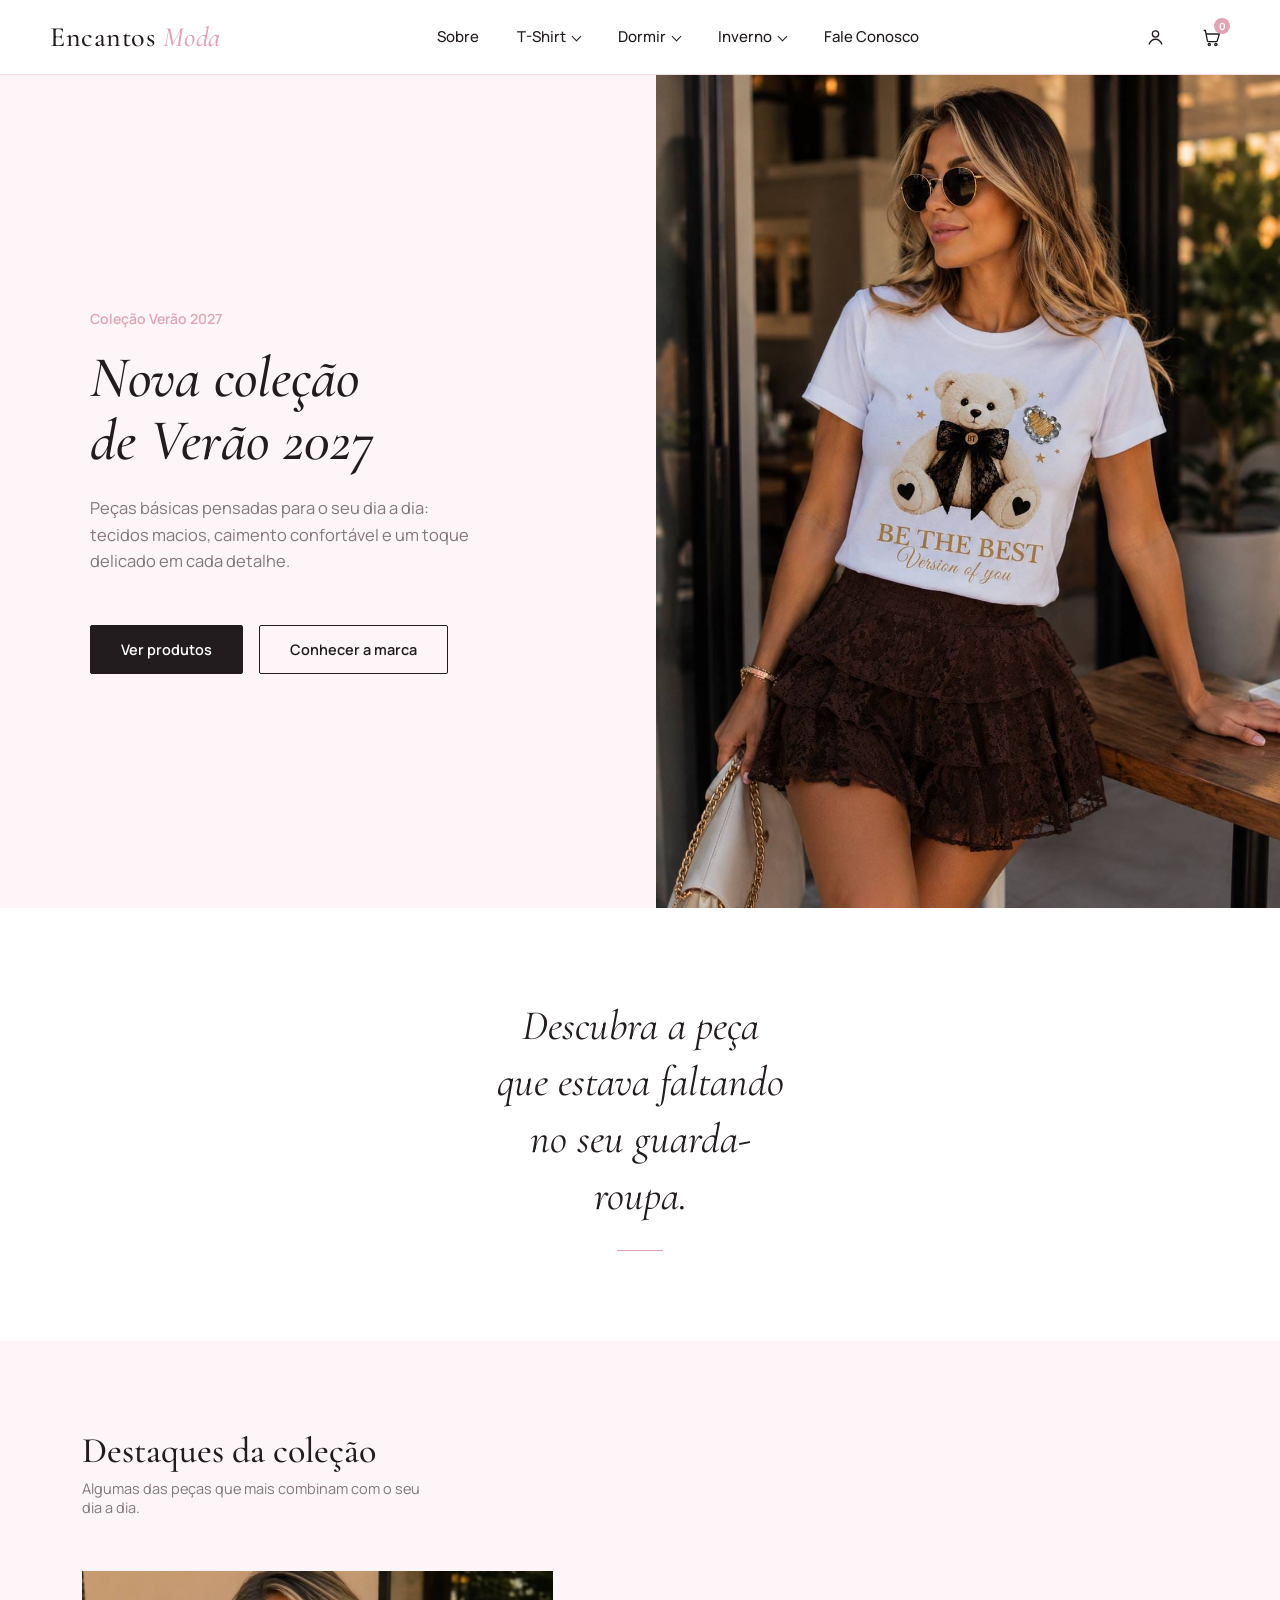
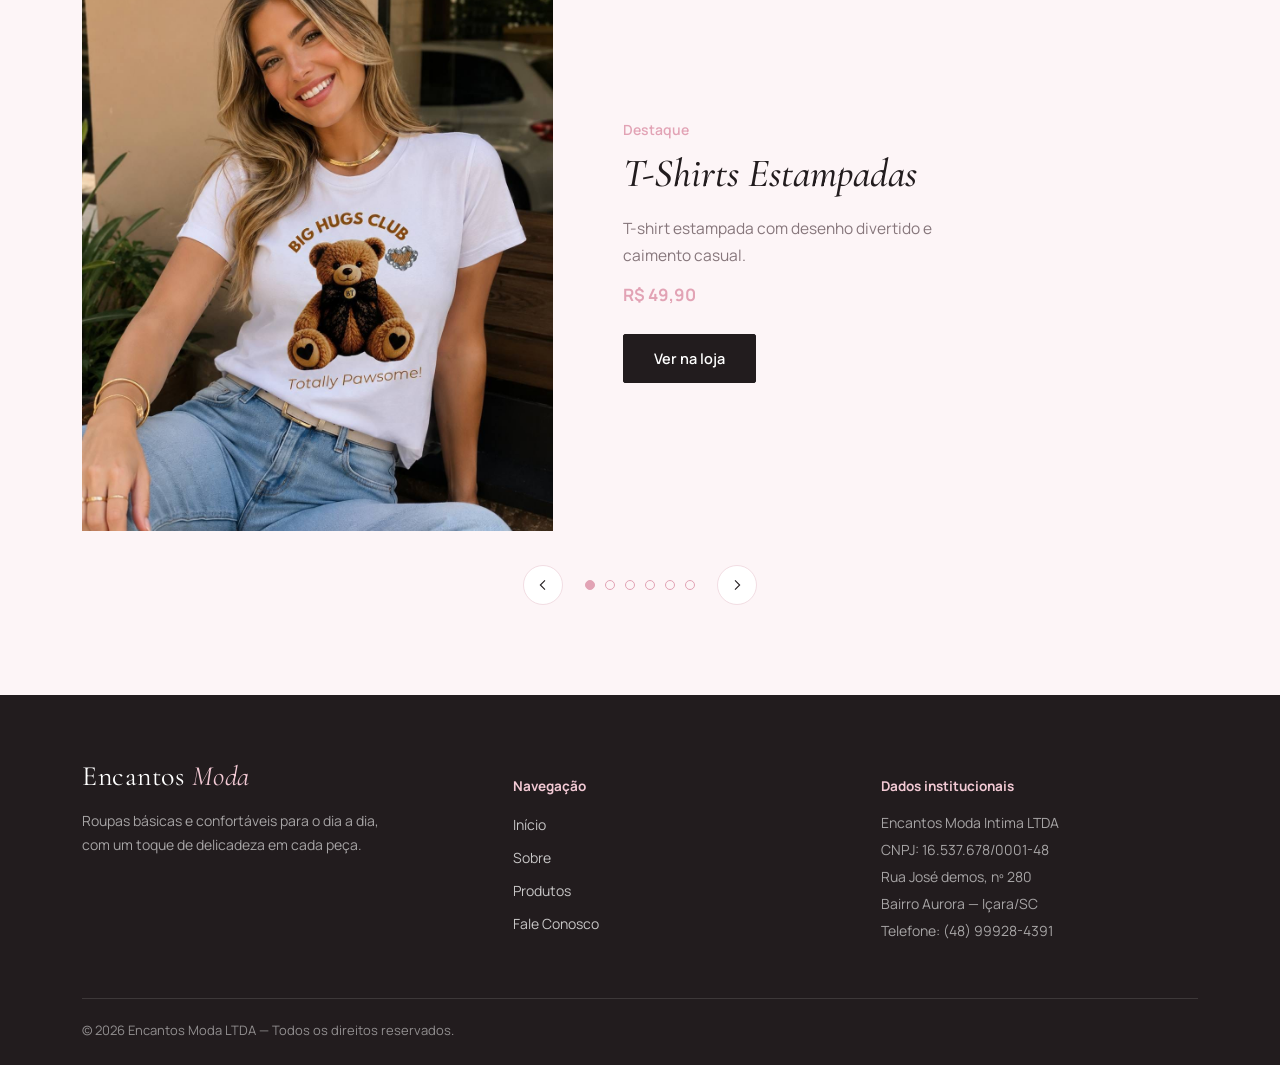
<file: index.html>
<!DOCTYPE html>
<html lang="pt-BR">
<head>
<meta charset="UTF-8">
<meta name="viewport" content="width=device-width, initial-scale=1.0">
<meta name="description" content="Encantos Moda: roupas básicas e confortáveis para o dia a dia. T-shirts, pijamas, baby dolls, camisolas e peças de inverno. Loja em Içara, SC.">
<meta name="keywords" content="encantos moda, roupas, moda feminina, t-shirt, pijama, baby doll, camisola, moletom, roupão, Içara">
<meta name="author" content="Encantos Moda">
<meta name="robots" content="index, follow">
<meta name="theme-color" content="#f2c9d4">
<title>Encantos Moda — Roupas confortáveis para o dia a dia</title>
<link rel="icon" type="image/svg+xml" href="imagens/favicon.svg">
<link rel="icon" type="image/png" sizes="32x32" href="imagens/favicon-32.png">
<link rel="icon" href="favicon.ico" sizes="any">
<link rel="apple-touch-icon" href="imagens/apple-touch-icon.png">
<link rel="preconnect" href="https://fonts.googleapis.com">
<link rel="preconnect" href="https://fonts.gstatic.com" crossorigin>
<link href="https://fonts.googleapis.com/css2?family=Cormorant+Garamond:ital,wght@0,400;0,500;0,600;1,400&family=Manrope:wght@400;500;600;700&display=swap" rel="stylesheet">
<link rel="stylesheet" href="css/style.css">
</head>
<body>
<a class="skip-link" href="#main">Pular para o conteúdo</a>

<header>
  <div class="wrap header-inner">
    <div class="logo"><a href="index.html">Encantos <span>Moda</span></a></div>

    <nav class="main-nav" id="mainNav" aria-label="Navegação principal">
      <ul>
        <li><a class="nav-link" href="sobre.html">Sobre</a></li>

        <li class="has-dropdown">
          <a class="nav-link" href="produtos.html">T-Shirt</a>
          <ul class="dropdown">
            <li><a href="produtos.html?filtro=algodao">Algodão</a></li>
            <li><a href="produtos.html?filtro=canelada">Canelada</a></li>
            <li><a href="produtos.html?filtro=tshirt-estampada">Estampadas</a></li>
          </ul>
        </li>

        <li class="has-dropdown">
          <a class="nav-link" href="produtos.html">Dormir</a>
          <ul class="dropdown">
            <li><a href="produtos.html?filtro=pijamas">Pijamas</a></li>
            <li><a href="produtos.html?filtro=babydoll">Baby Doll</a></li>
            <li><a href="produtos.html?filtro=camisolas">Camisolas</a></li>
          </ul>
        </li>

        <li class="has-dropdown">
          <a class="nav-link" href="produtos.html">Inverno</a>
          <ul class="dropdown">
            <li><a href="produtos.html?filtro=roupao">Roupão</a></li>
            <li><a href="produtos.html?filtro=tweed">Conjunto de Tweed</a></li>
            <li><a href="produtos.html?filtro=moletom">Conjunto de Moletom</a></li>
            <li><a href="produtos.html?filtro=blusas-frio">Blusas de frio</a></li>
          </ul>
        </li>

        <li><a class="nav-link" href="contato.html">Fale Conosco</a></li>
      </ul>
    </nav>

    <div class="header-actions">
      <button class="icon-btn" id="loginBtn" aria-label="Entrar ou cadastrar">
        <svg viewBox="0 0 24 24" fill="none" stroke="currentColor" stroke-width="1.5"><circle cx="12" cy="8" r="3.6"/><path d="M4.5 20c1.6-4 4.6-6 7.5-6s5.9 2 7.5 6"/></svg>
      </button>
      <button class="icon-btn" id="cartBtn" aria-label="Abrir carrinho de compras">
        <svg viewBox="0 0 24 24" fill="none" stroke="currentColor" stroke-width="1.5"><path d="M3 4h2l2.2 11.2a2 2 0 0 0 2 1.6h7.6a2 2 0 0 0 2-1.6L21 8H6"/><circle cx="9.5" cy="20" r="1.3"/><circle cx="17" cy="20" r="1.3"/></svg>
        <span class="cart-count" id="cartCount">0</span>
      </button>
      <button class="burger" id="burgerBtn" aria-label="Abrir menu" aria-expanded="false">
        <span></span><span></span><span></span>
      </button>
    </div>
  </div>
</header>

<main id="main">

  <!-- HERO -->
  <section class="hero" id="top">
    <div class="hero-copy">
      <span class="hero-eyebrow">Coleção Verão 2027</span>
      <h1>Nova coleção<br>de Verão 2027</h1>
      <p>Peças básicas pensadas para o seu dia a dia: tecidos macios, caimento confortável e um toque delicado em cada detalhe.</p>
      <div class="hero-actions">
        <a href="produtos.html" class="btn btn-primary">Ver produtos</a>
        <a href="sobre.html" class="btn btn-ghost">Conhecer a marca</a>
      </div>
    </div>
    <div class="hero-media">
      <img src="imagens/tshirt4.png.jpeg" alt="T-shirt básica da coleção de verão Encantos Moda">
    </div>
  </section>

  <!-- FRASE DE IMPACTO -->
  <section class="statement">
    <p>Descubra a peça que estava faltando no seu guarda-roupa.</p>
    <div class="rule"></div>
  </section>

  <!-- CARROSSEL -->
  <section class="highlights" aria-labelledby="destaques-titulo">
    <div class="wrap">
      <div class="section-head">
        <div>
          <h2 id="destaques-titulo">Destaques da coleção</h2>
          <p>Algumas das peças que mais combinam com o seu dia a dia.</p>
        </div>
      </div>

      <div class="carousel" id="carrossel" role="region" aria-roledescription="carrossel" aria-label="Destaques da coleção">
        <div class="carousel-viewport">
          <div class="carousel-track">
            <div class="carousel-slide" role="group" aria-roledescription="slide" aria-label="1 de 6">
              <div class="carousel-media">
                <img src="imagens/tshirt1.png.jpeg" alt="Camiseta estampada com ursinho da Encantos Moda">
              </div>
              <div class="carousel-copy">
                <span class="hero-eyebrow">Destaque</span>
                <h3>T-Shirts Estampadas</h3>
                <p>T-shirt estampada com desenho divertido e caimento casual.</p>
                <div class="carousel-price">R$ 49,90</div>
                <a href="produtos.html?filtro=tshirt-estampada" class="btn btn-primary">Ver na loja</a>
              </div>
            </div>

            <div class="carousel-slide" role="group" aria-roledescription="slide" aria-label="2 de 6">
              <div class="carousel-media">
                <img src="imagens/pijama1.png.jpeg" alt="Pijama rosa longo da Encantos Moda" loading="lazy">
              </div>
              <div class="carousel-copy">
                <span class="hero-eyebrow">Destaque</span>
                <h3>Pijamas</h3>
                <p>Conjunto confortável para seus momentos de descanso.</p>
                <div class="carousel-price">R$ 149,90</div>
                <a href="produtos.html?filtro=pijamas" class="btn btn-primary">Ver na loja</a>
              </div>
            </div>

            <div class="carousel-slide" role="group" aria-roledescription="slide" aria-label="3 de 6">
              <div class="carousel-media">
                <img src="imagens/babydoll3.png.jpeg" alt="Baby doll da Encantos Moda" loading="lazy">
              </div>
              <div class="carousel-copy">
                <span class="hero-eyebrow">Destaque</span>
                <h3>Baby Doll</h3>
                <p>Peça leve e confortável para suas noites de descanso.</p>
                <div class="carousel-price">R$ 99,90</div>
                <a href="produtos.html?filtro=babydoll" class="btn btn-primary">Ver na loja</a>
              </div>
            </div>

            <div class="carousel-slide" role="group" aria-roledescription="slide" aria-label="4 de 6">
              <div class="carousel-media">
                <img src="imagens/moletom2.png.jpeg" alt="Conjunto de moletom cinza da Encantos Moda" loading="lazy">
              </div>
              <div class="carousel-copy">
                <span class="hero-eyebrow">Destaque</span>
                <h3>Conjunto de Moletom</h3>
                <p>Conjunto macio e confortável para os dias mais frios.</p>
                <div class="carousel-price">R$ 199,90</div>
                <a href="produtos.html?filtro=moletom" class="btn btn-primary">Ver na loja</a>
              </div>
            </div>

            <div class="carousel-slide" role="group" aria-roledescription="slide" aria-label="5 de 6">
              <div class="carousel-media">
                <img src="imagens/tweed2.png.jpeg" alt="Conjunto de tweed da Encantos Moda" loading="lazy">
              </div>
              <div class="carousel-copy">
                <span class="hero-eyebrow">Destaque</span>
                <h3>Conjunto de Tweed</h3>
                <p>Conjunto com textura elegante e confortável para dias amenos.</p>
                <div class="carousel-price">R$ 249,90</div>
                <a href="produtos.html?filtro=tweed" class="btn btn-primary">Ver na loja</a>
              </div>
            </div>

            <div class="carousel-slide" role="group" aria-roledescription="slide" aria-label="6 de 6">
              <div class="carousel-media">
                <img src="imagens/roupao1.png.jpeg" alt="Roupão fleece da Encantos Moda" loading="lazy">
              </div>
              <div class="carousel-copy">
                <span class="hero-eyebrow">Destaque</span>
                <h3>Roupão</h3>
                <p>Roupão macio para trazer aconchego à rotina.</p>
                <div class="carousel-price">R$ 189,90</div>
                <a href="produtos.html?filtro=roupao" class="btn btn-primary">Ver na loja</a>
              </div>
            </div>
          </div>
        </div>

        <div class="carousel-controls">
          <button type="button" class="carousel-arrow carousel-prev" aria-label="Slide anterior">
            <svg viewBox="0 0 24 24" fill="none" stroke="currentColor" stroke-width="1.6"><path d="M15 5l-7 7 7 7"/></svg>
          </button>
          <div class="carousel-dots"></div>
          <button type="button" class="carousel-arrow carousel-next" aria-label="Próximo slide">
            <svg viewBox="0 0 24 24" fill="none" stroke="currentColor" stroke-width="1.6"><path d="M9 5l7 7-7 7"/></svg>
          </button>
        </div>
      </div>
    </div>
  </section>

</main>

<footer>
  <div class="wrap">
    <div class="footer-grid">
      <div>
        <a href="index.html" class="logo">Encantos <span>Moda</span></a>
        <p class="footer-desc">Roupas básicas e confortáveis para o dia a dia, com um toque de delicadeza em cada peça.</p>
      </div>

      <div class="footer-col">
        <h4>Navegação</h4>
        <ul>
          <li><a href="index.html">Início</a></li>
          <li><a href="sobre.html">Sobre</a></li>
          <li><a href="produtos.html">Produtos</a></li>
          <li><a href="contato.html">Fale Conosco</a></li>
        </ul>
      </div>

      <div class="footer-col">
        <h4>Dados institucionais</h4>
        <p>Encantos Moda Intima LTDA</p>
        <p>CNPJ: 16.537.678/0001-48</p>
        <p>Rua José demos, nº 280</p>
        <p>Bairro Aurora — Içara/SC</p>
        <p>Telefone: (48) 99928-4391</p>
      </div>
    </div>

    <div class="footer-bottom">
      <span>© 2026 Encantos Moda LTDA — Todos os direitos reservados.</span>
    </div>
  </div>
</footer>

<!-- CARRINHO -->
<div class="overlay" id="overlay"></div>
<div class="cart-drawer" id="cartDrawer" aria-label="Carrinho de compras">
  <div class="cart-head">
    <h3>Seu carrinho</h3>
    <button class="close-btn" id="closeCart" aria-label="Fechar carrinho">×</button>
  </div>
  <div class="cart-items" id="cartItems"></div>
  <div class="cart-foot">
    <div class="cart-total-row">
      <span>Total</span>
      <span id="cartTotal">R$ 0,00</span>
    </div>
    <button class="btn btn-primary" id="checkoutBtn">Finalizar compra</button>
  </div>
</div>

<!-- LOGIN / CADASTRO -->
<div class="modal" id="loginModal">
  <div class="modal-card">
    <button class="modal-close" id="closeModal" aria-label="Fechar">×</button>
    <h3>Minha conta</h3>
    <p class="sub">Acesse para acompanhar pedidos e favoritos.</p>

    <div class="tab-row">
      <button class="tab-btn active" data-tab="login">Entrar</button>
      <button class="tab-btn" data-tab="cadastro">Criar conta</button>
    </div>

    <form class="auth-form" id="loginForm">
      <div class="field">
        <label for="l-email">E-mail</label>
        <input type="email" id="l-email" required>
      </div>
      <div class="field">
        <label for="l-pass">Senha</label>
        <input type="password" id="l-pass" required>
      </div>
      <button type="submit" class="btn btn-primary">Entrar</button>
    </form>

    <form class="auth-form" id="signupForm" hidden>
      <div class="field">
        <label for="s-name">Nome completo</label>
        <input type="text" id="s-name" required>
      </div>
      <div class="field">
        <label for="s-email">E-mail</label>
        <input type="email" id="s-email" required>
      </div>
      <div class="field">
        <label for="s-pass">Senha</label>
        <input type="password" id="s-pass" required>
      </div>
      <button type="submit" class="btn btn-primary">Criar conta</button>
    </form>

    <p class="form-msg" id="authMsg"></p>
  </div>
</div>

<script src="js/script.js"></script>
<script src="js/carrossel.js"></script>
</body>
</html>
</file>
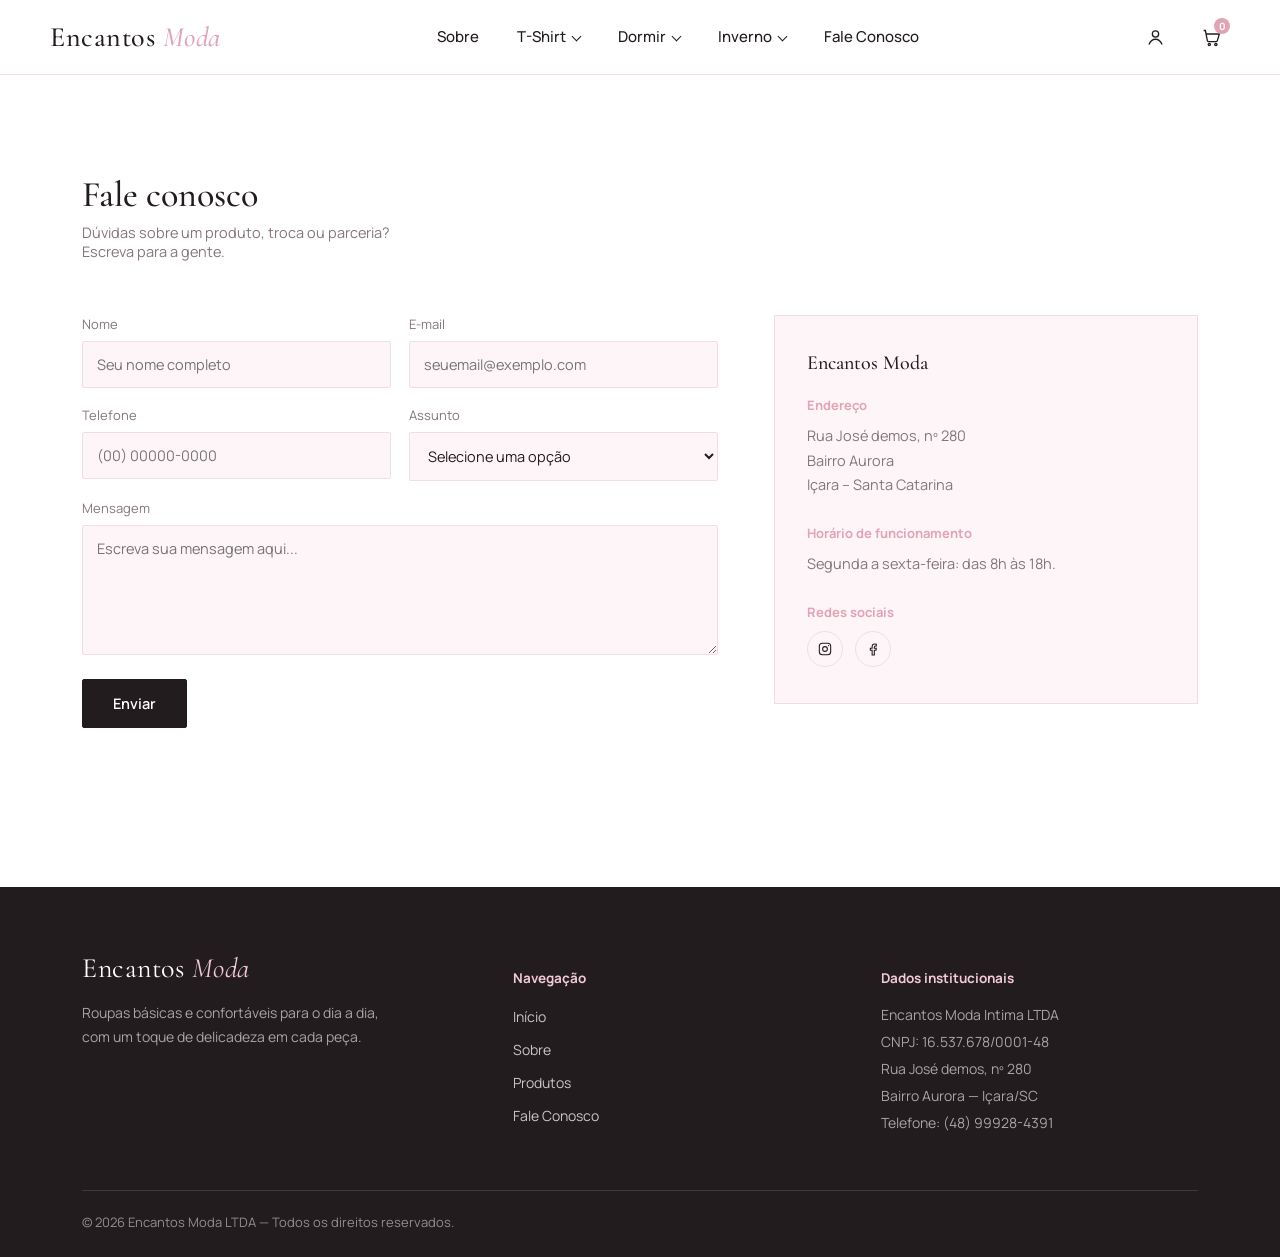
<file: contato.html>
<!DOCTYPE html>
<html lang="pt-BR">
<head>
<meta charset="UTF-8">
<meta name="viewport" content="width=device-width, initial-scale=1.0">
<meta name="description" content="Fale com a Encantos Moda: dúvidas sobre produtos, troca e devolução ou parcerias. Veja endereço, horário de funcionamento e redes sociais.">
<meta name="keywords" content="fale conosco, contato, endereço, horário de funcionamento, Içara, Encantos Moda">
<meta name="author" content="Encantos Moda">
<meta name="robots" content="index, follow">
<meta name="theme-color" content="#f2c9d4">
<title>Fale Conosco — Encantos Moda</title>
<link rel="icon" type="image/svg+xml" href="imagens/favicon.svg">
<link rel="icon" type="image/png" sizes="32x32" href="imagens/favicon-32.png">
<link rel="icon" href="favicon.ico" sizes="any">
<link rel="apple-touch-icon" href="imagens/apple-touch-icon.png">
<link rel="preconnect" href="https://fonts.googleapis.com">
<link rel="preconnect" href="https://fonts.gstatic.com" crossorigin>
<link href="https://fonts.googleapis.com/css2?family=Cormorant+Garamond:ital,wght@0,400;0,500;0,600;1,400&family=Manrope:wght@400;500;600;700&display=swap" rel="stylesheet">
<link rel="stylesheet" href="css/style.css">
</head>
<body>
<a class="skip-link" href="#main">Pular para o conteúdo</a>

<header>
  <div class="wrap header-inner">
    <div class="logo"><a href="index.html">Encantos <span>Moda</span></a></div>

    <nav class="main-nav" id="mainNav" aria-label="Navegação principal">
      <ul>
        <li><a class="nav-link" href="sobre.html">Sobre</a></li>

        <li class="has-dropdown">
          <a class="nav-link" href="produtos.html">T-Shirt</a>
          <ul class="dropdown">
            <li><a href="produtos.html?filtro=algodao">Algodão</a></li>
            <li><a href="produtos.html?filtro=canelada">Canelada</a></li>
            <li><a href="produtos.html?filtro=tshirt-estampada">Estampadas</a></li>
          </ul>
        </li>

        <li class="has-dropdown">
          <a class="nav-link" href="produtos.html">Dormir</a>
          <ul class="dropdown">
            <li><a href="produtos.html?filtro=pijamas">Pijamas</a></li>
            <li><a href="produtos.html?filtro=babydoll">Baby Doll</a></li>
            <li><a href="produtos.html?filtro=camisolas">Camisolas</a></li>
          </ul>
        </li>

        <li class="has-dropdown">
          <a class="nav-link" href="produtos.html">Inverno</a>
          <ul class="dropdown">
            <li><a href="produtos.html?filtro=roupao">Roupão</a></li>
            <li><a href="produtos.html?filtro=tweed">Conjunto de Tweed</a></li>
            <li><a href="produtos.html?filtro=moletom">Conjunto de Moletom</a></li>
            <li><a href="produtos.html?filtro=blusas-frio">Blusas de frio</a></li>
          </ul>
        </li>

        <li><a class="nav-link" href="contato.html" aria-current="page">Fale Conosco</a></li>
      </ul>
    </nav>

    <div class="header-actions">
      <button class="icon-btn" id="loginBtn" aria-label="Entrar ou cadastrar">
        <svg viewBox="0 0 24 24" fill="none" stroke="currentColor" stroke-width="1.5"><circle cx="12" cy="8" r="3.6"/><path d="M4.5 20c1.6-4 4.6-6 7.5-6s5.9 2 7.5 6"/></svg>
      </button>
      <button class="icon-btn" id="cartBtn" aria-label="Abrir carrinho de compras">
        <svg viewBox="0 0 24 24" fill="none" stroke="currentColor" stroke-width="1.5"><path d="M3 4h2l2.2 11.2a2 2 0 0 0 2 1.6h7.6a2 2 0 0 0 2-1.6L21 8H6"/><circle cx="9.5" cy="20" r="1.3"/><circle cx="17" cy="20" r="1.3"/></svg>
        <span class="cart-count" id="cartCount">0</span>
      </button>
      <button class="burger" id="burgerBtn" aria-label="Abrir menu" aria-expanded="false">
        <span></span><span></span><span></span>
      </button>
    </div>
  </div>
</header>

<main id="main">
  <section class="contact-section" id="contato">
    <div class="wrap">
      <div class="section-head">
        <div>
          <h1>Fale conosco</h1>
          <p>Dúvidas sobre um produto, troca ou parceria? Escreva para a gente.</p>
        </div>
      </div>

      <div class="contact-layout">
        <form class="contact-form" id="contactForm" novalidate>
          <div class="form-row">
            <div class="field">
              <label for="c-name">Nome</label>
              <input type="text" id="c-name" name="nome" placeholder="Seu nome completo" required>
            </div>
            <div class="field">
              <label for="c-email">E-mail</label>
              <input type="email" id="c-email" name="email" placeholder="seuemail@exemplo.com" required>
            </div>
          </div>
          <div class="form-row">
            <div class="field">
              <label for="c-phone">Telefone</label>
              <input type="tel" id="c-phone" name="telefone" placeholder="(00) 00000-0000">
            </div>
            <div class="field">
              <label for="c-subject">Assunto</label>
              <select id="c-subject" name="assunto" required>
                <option value="">Selecione uma opção</option>
                <option value="duvida">Dúvida sobre produto</option>
                <option value="troca">Troca e devolução</option>
                <option value="parceria">Parceria</option>
                <option value="outro">Outro</option>
              </select>
            </div>
          </div>
          <div class="field">
            <label for="c-message">Mensagem</label>
            <textarea id="c-message" name="mensagem" rows="5" placeholder="Escreva sua mensagem aqui..." required></textarea>
          </div>
          <button type="submit" class="btn btn-primary">Enviar</button>
          <p class="form-msg" id="contactMsg" role="status"></p>
        </form>

        <aside class="store-info" aria-label="Informações da loja">
          <h3>Encantos Moda</h3>

          <div class="info-block">
            <h4>Endereço</h4>
            <p>
              Rua José demos, nº 280<br>
              Bairro Aurora<br>
              Içara – Santa Catarina
            </p>
          </div>

          <div class="info-block">
            <h4>Horário de funcionamento</h4>
            <p>Segunda a sexta-feira: das 8h às 18h.</p>
          </div>

          <div class="info-block">
            <h4>Redes sociais</h4>
            <div class="social-row">
              <a href="https://www.instagram.com/encantos.moda_intima?stkn=MW1lZWJzMWkxaDAwNQ==" target="_blank" rel="noopener noreferrer" aria-label="Instagram da Encantos Moda">
                <svg viewBox="0 0 24 24" fill="none" stroke="currentColor" stroke-width="1.6"><rect x="3.5" y="3.5" width="17" height="17" rx="4.5"/><circle cx="12" cy="12" r="3.6"/><circle cx="17.2" cy="6.8" r="0.9" fill="currentColor" stroke="none"/></svg>
              </a>
              <a href="https://www.facebook.com/share/1LnRkeZ9m3/" target="_blank" rel="noopener noreferrer" aria-label="Facebook da Encantos Moda">
                <svg viewBox="0 0 24 24" fill="none" stroke="currentColor" stroke-width="1.6"><path d="M14 21v-7h2.5l.5-3H14V9.2c0-1 .3-1.7 1.8-1.7H17V4.8C16.7 4.7 15.7 4.6 14.6 4.6c-2.3 0-3.9 1.4-3.9 4v2.4H8v3h2.7v7z"/></svg>
              </a>
            </div>
          </div>
        </aside>
      </div>
    </div>
  </section>
</main>

<footer>
  <div class="wrap">
    <div class="footer-grid">
      <div>
        <a href="index.html" class="logo">Encantos <span>Moda</span></a>
        <p class="footer-desc">Roupas básicas e confortáveis para o dia a dia, com um toque de delicadeza em cada peça.</p>
      </div>

      <div class="footer-col">
        <h4>Navegação</h4>
        <ul>
          <li><a href="index.html">Início</a></li>
          <li><a href="sobre.html">Sobre</a></li>
          <li><a href="produtos.html">Produtos</a></li>
          <li><a href="contato.html">Fale Conosco</a></li>
        </ul>
      </div>

      <div class="footer-col">
        <h4>Dados institucionais</h4>
        <p>Encantos Moda Intima LTDA</p>
        <p>CNPJ: 16.537.678/0001-48</p>
        <p>Rua José demos, nº 280</p>
        <p>Bairro Aurora — Içara/SC</p>
        <p>Telefone: (48) 99928-4391</p>
      </div>
    </div>

    <div class="footer-bottom">
      <span>© 2026 Encantos Moda LTDA — Todos os direitos reservados.</span>
    </div>
  </div>
</footer>

<!-- CARRINHO -->
<div class="overlay" id="overlay"></div>
<div class="cart-drawer" id="cartDrawer" aria-label="Carrinho de compras">
  <div class="cart-head">
    <h3>Seu carrinho</h3>
    <button class="close-btn" id="closeCart" aria-label="Fechar carrinho">×</button>
  </div>
  <div class="cart-items" id="cartItems"></div>
  <div class="cart-foot">
    <div class="cart-total-row">
      <span>Total</span>
      <span id="cartTotal">R$ 0,00</span>
    </div>
    <button class="btn btn-primary" id="checkoutBtn">Finalizar compra</button>
  </div>
</div>

<!-- LOGIN / CADASTRO -->
<div class="modal" id="loginModal">
  <div class="modal-card">
    <button class="modal-close" id="closeModal" aria-label="Fechar">×</button>
    <h3>Minha conta</h3>
    <p class="sub">Acesse para acompanhar pedidos e favoritos.</p>

    <div class="tab-row">
      <button class="tab-btn active" data-tab="login">Entrar</button>
      <button class="tab-btn" data-tab="cadastro">Criar conta</button>
    </div>

    <form class="auth-form" id="loginForm">
      <div class="field">
        <label for="l-email">E-mail</label>
        <input type="email" id="l-email" required>
      </div>
      <div class="field">
        <label for="l-pass">Senha</label>
        <input type="password" id="l-pass" required>
      </div>
      <button type="submit" class="btn btn-primary">Entrar</button>
    </form>

    <form class="auth-form" id="signupForm" hidden>
      <div class="field">
        <label for="s-name">Nome completo</label>
        <input type="text" id="s-name" required>
      </div>
      <div class="field">
        <label for="s-email">E-mail</label>
        <input type="email" id="s-email" required>
      </div>
      <div class="field">
        <label for="s-pass">Senha</label>
        <input type="password" id="s-pass" required>
      </div>
      <button type="submit" class="btn btn-primary">Criar conta</button>
    </form>

    <p class="form-msg" id="authMsg"></p>
  </div>
</div>

<script src="js/script.js"></script>
</body>
</html>
</file>
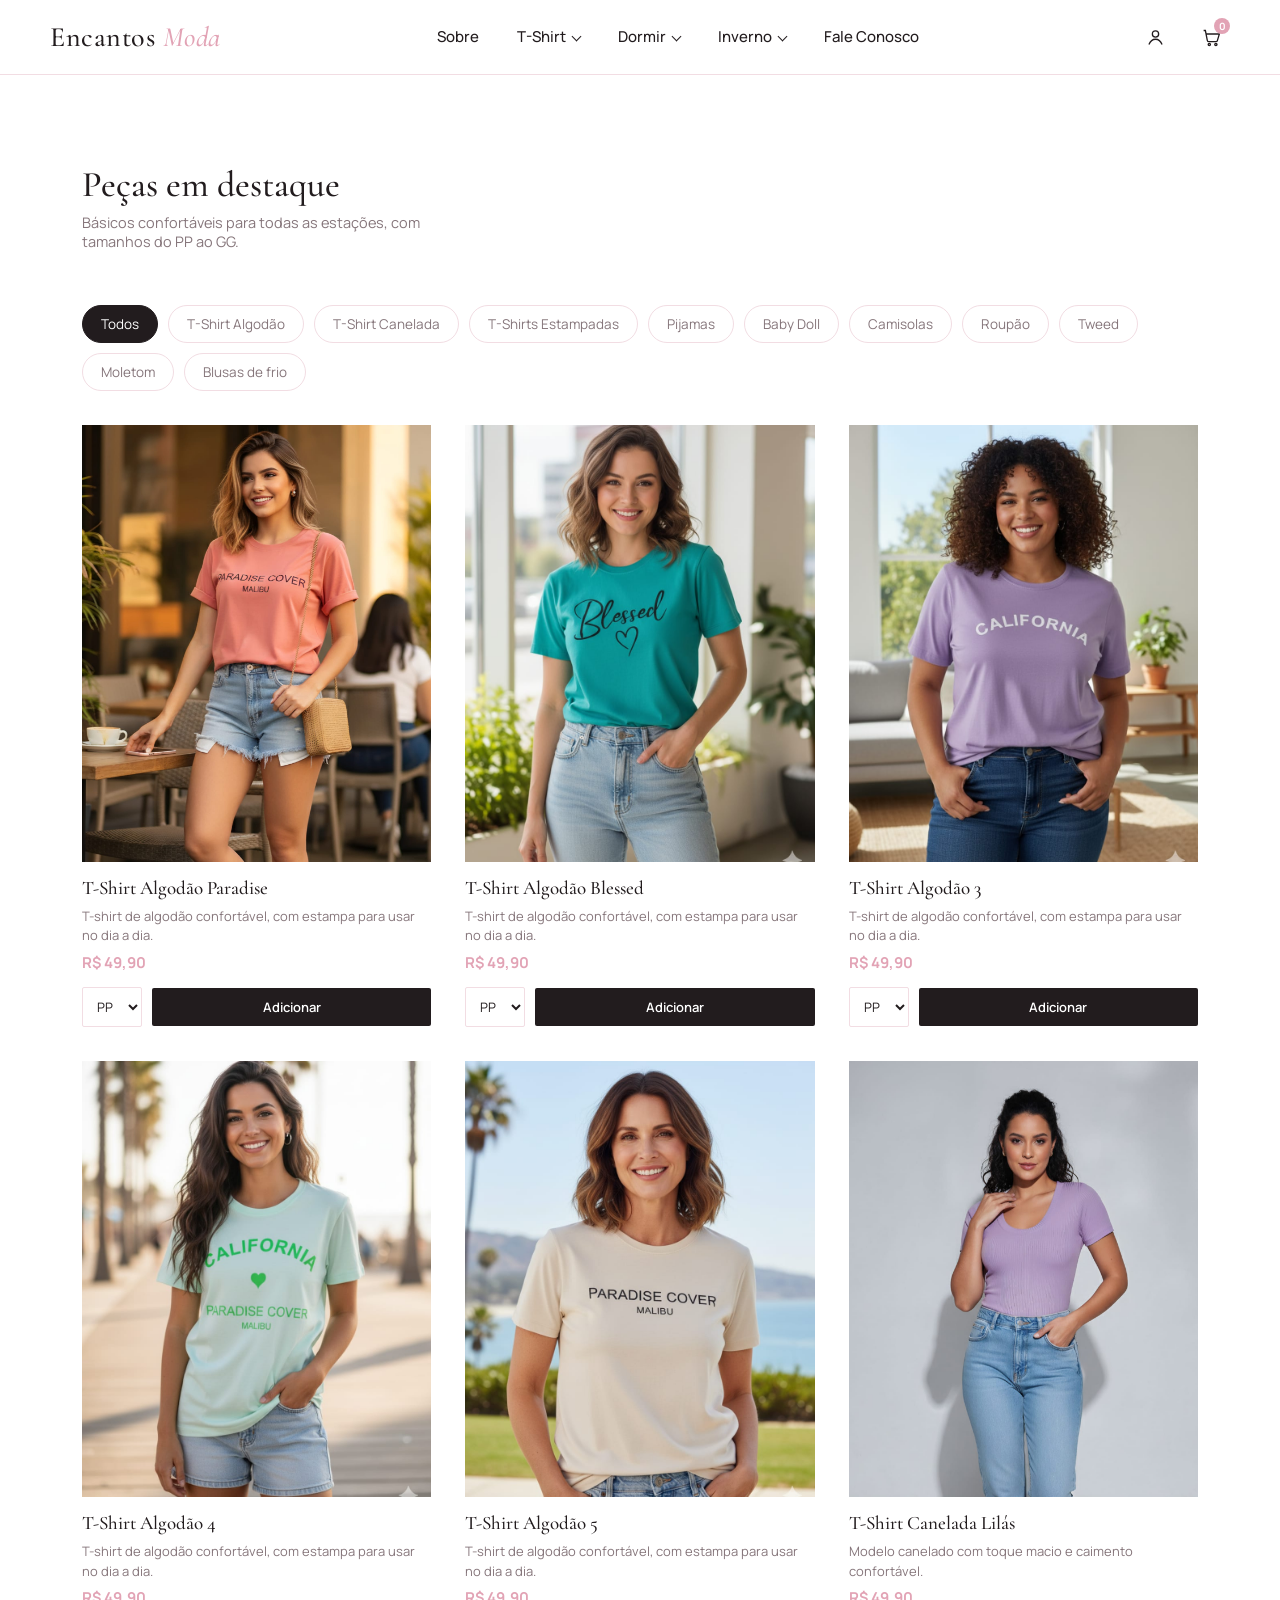
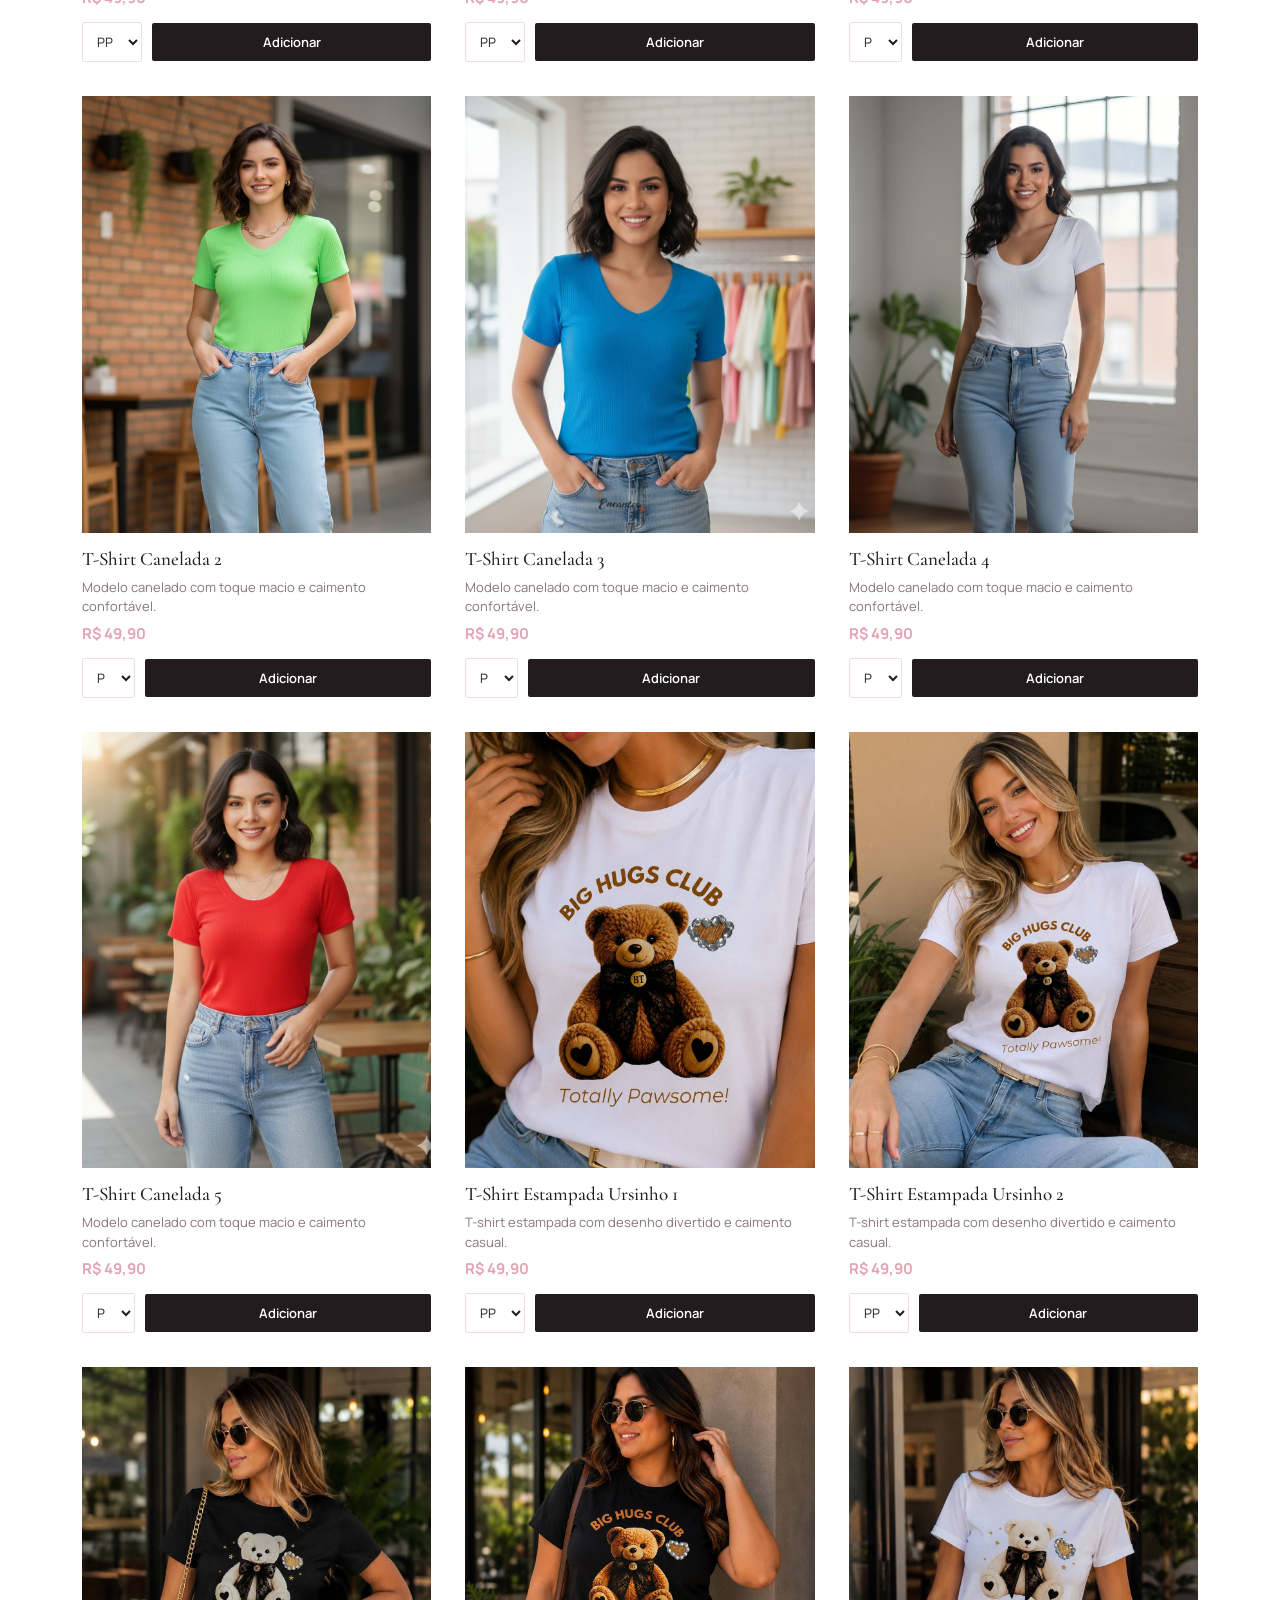
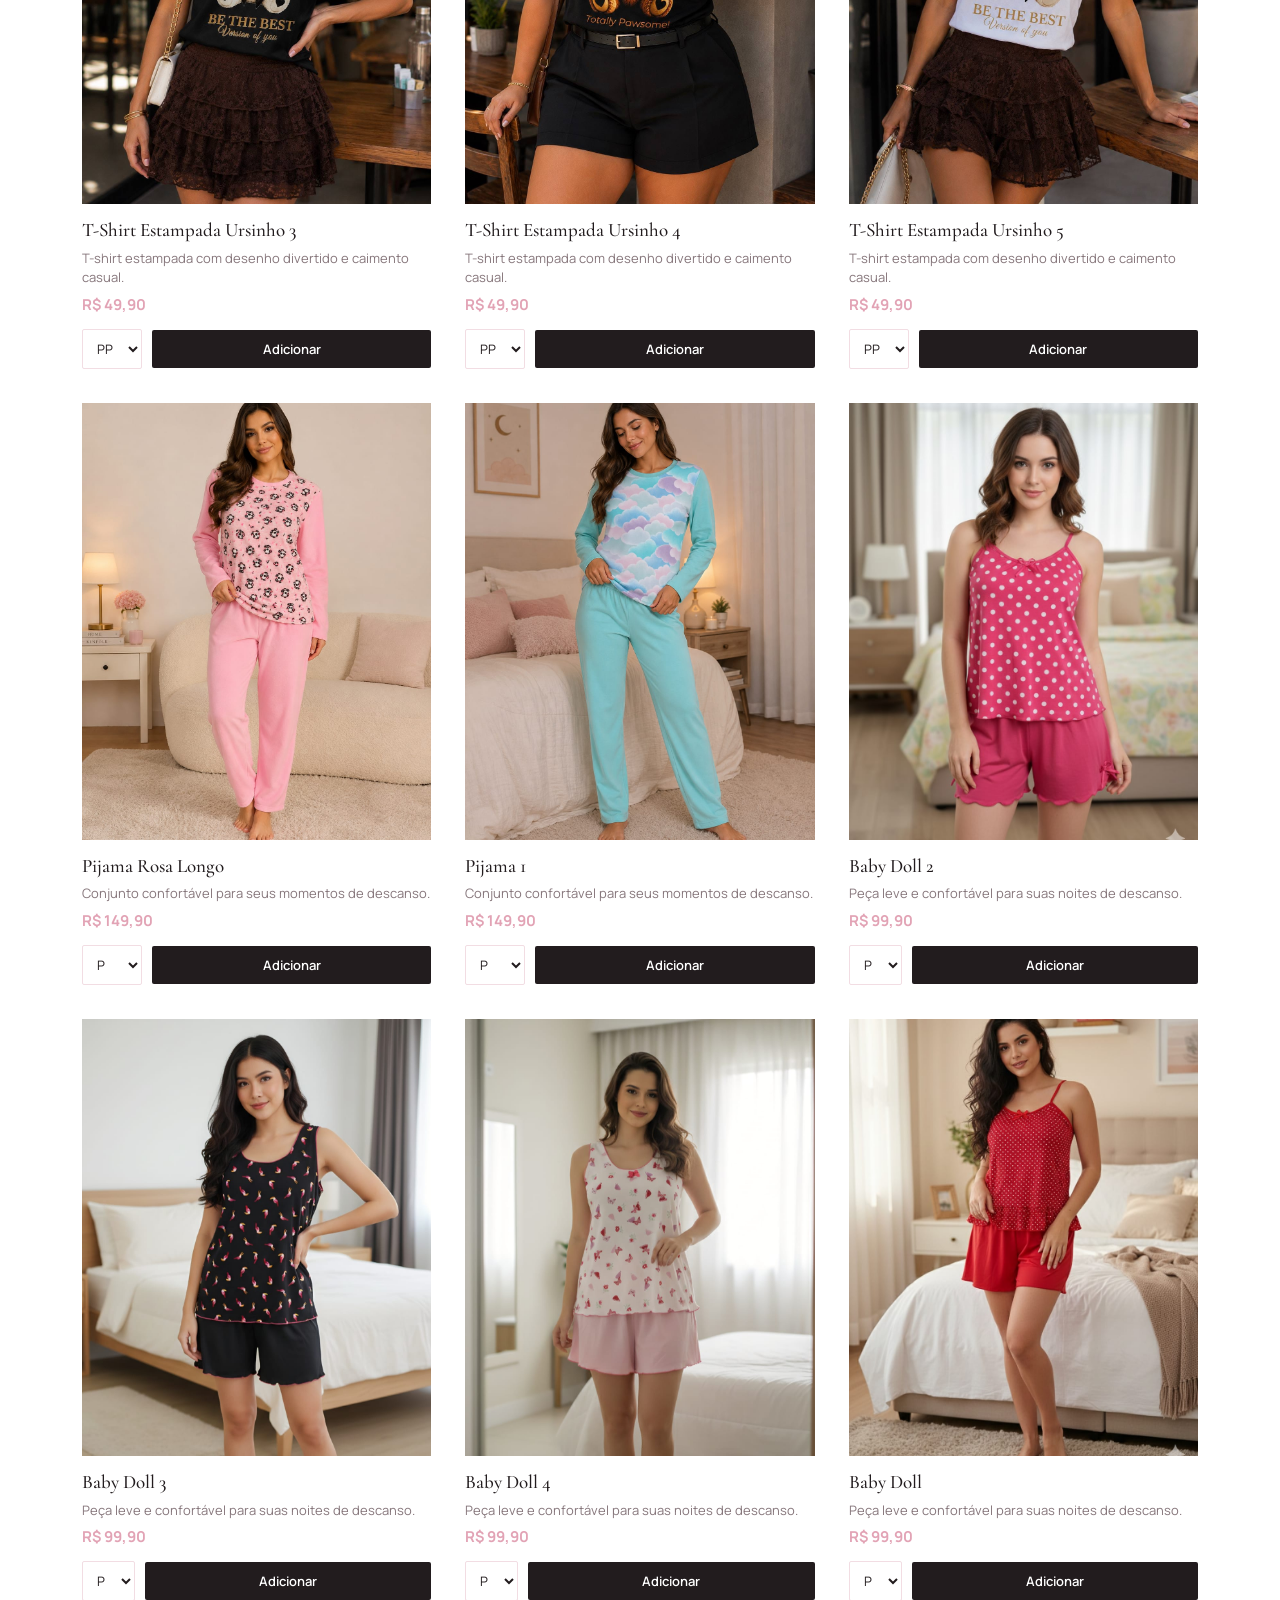
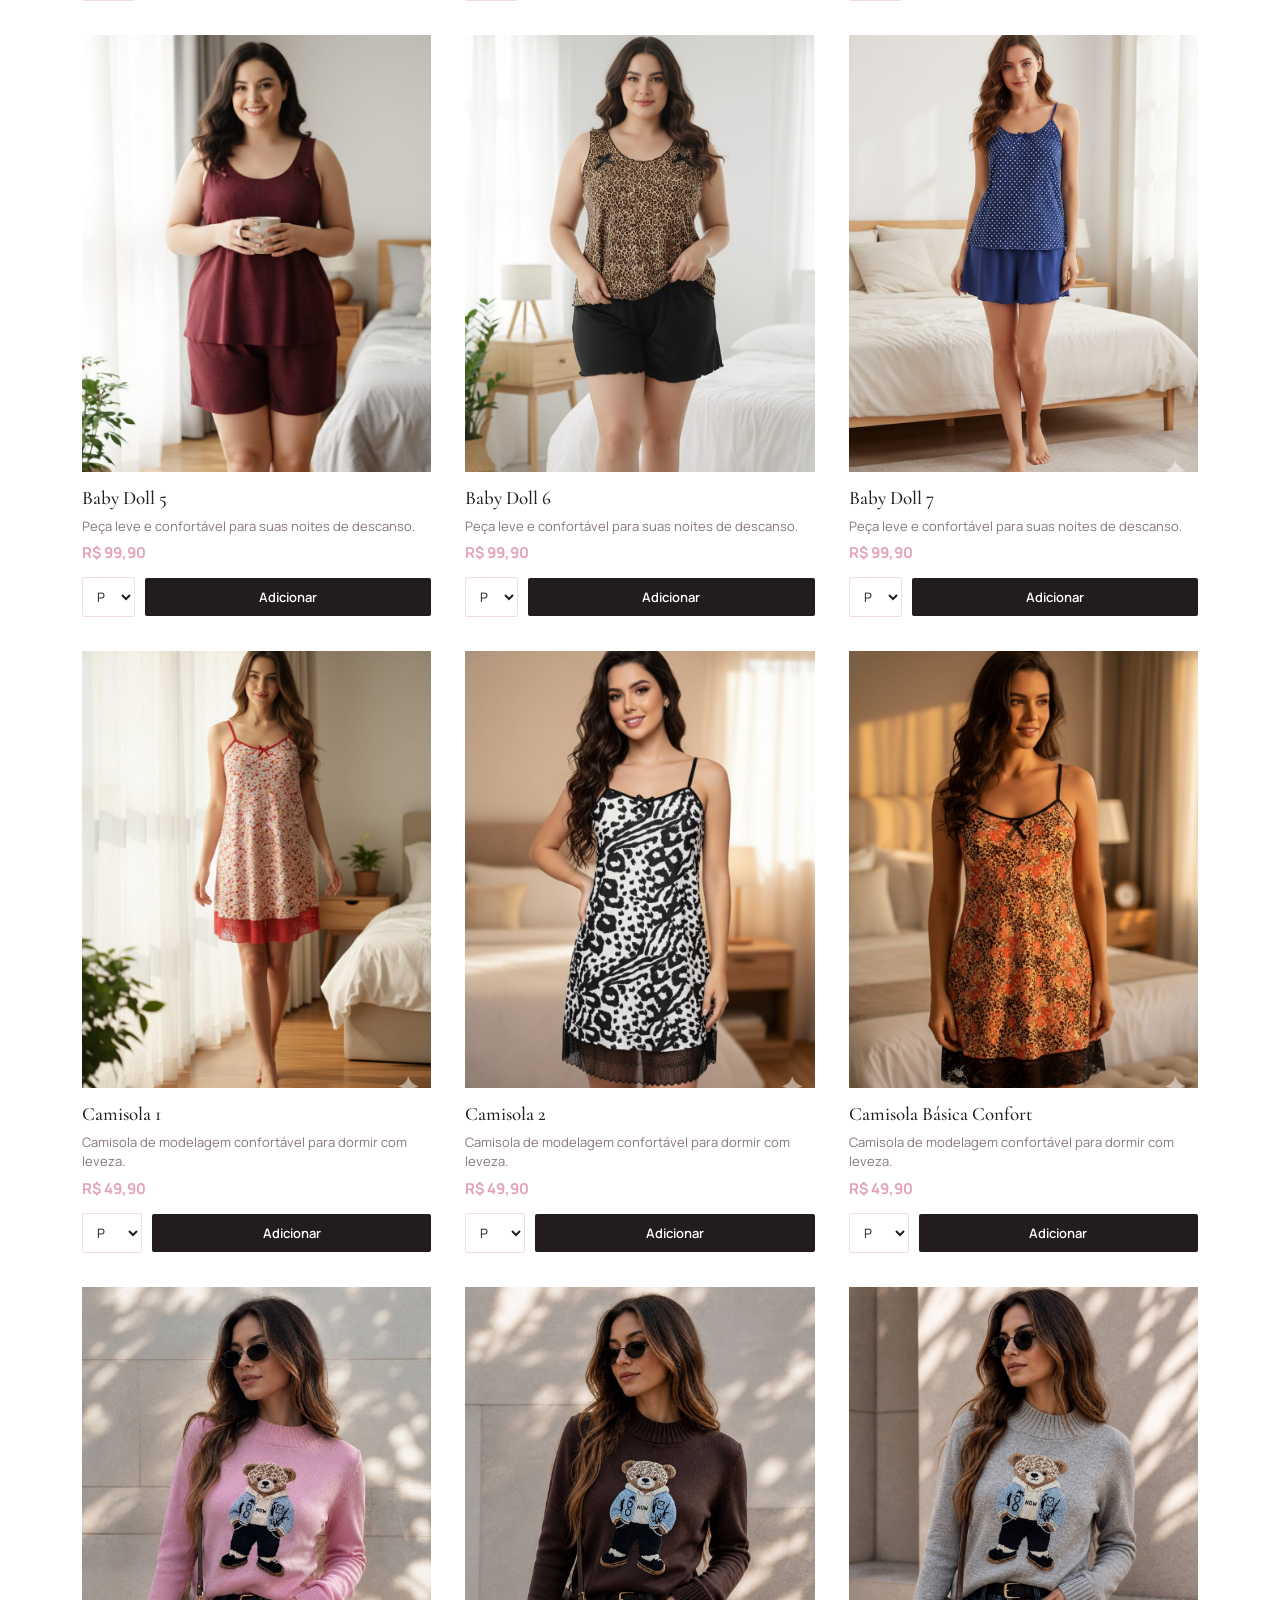
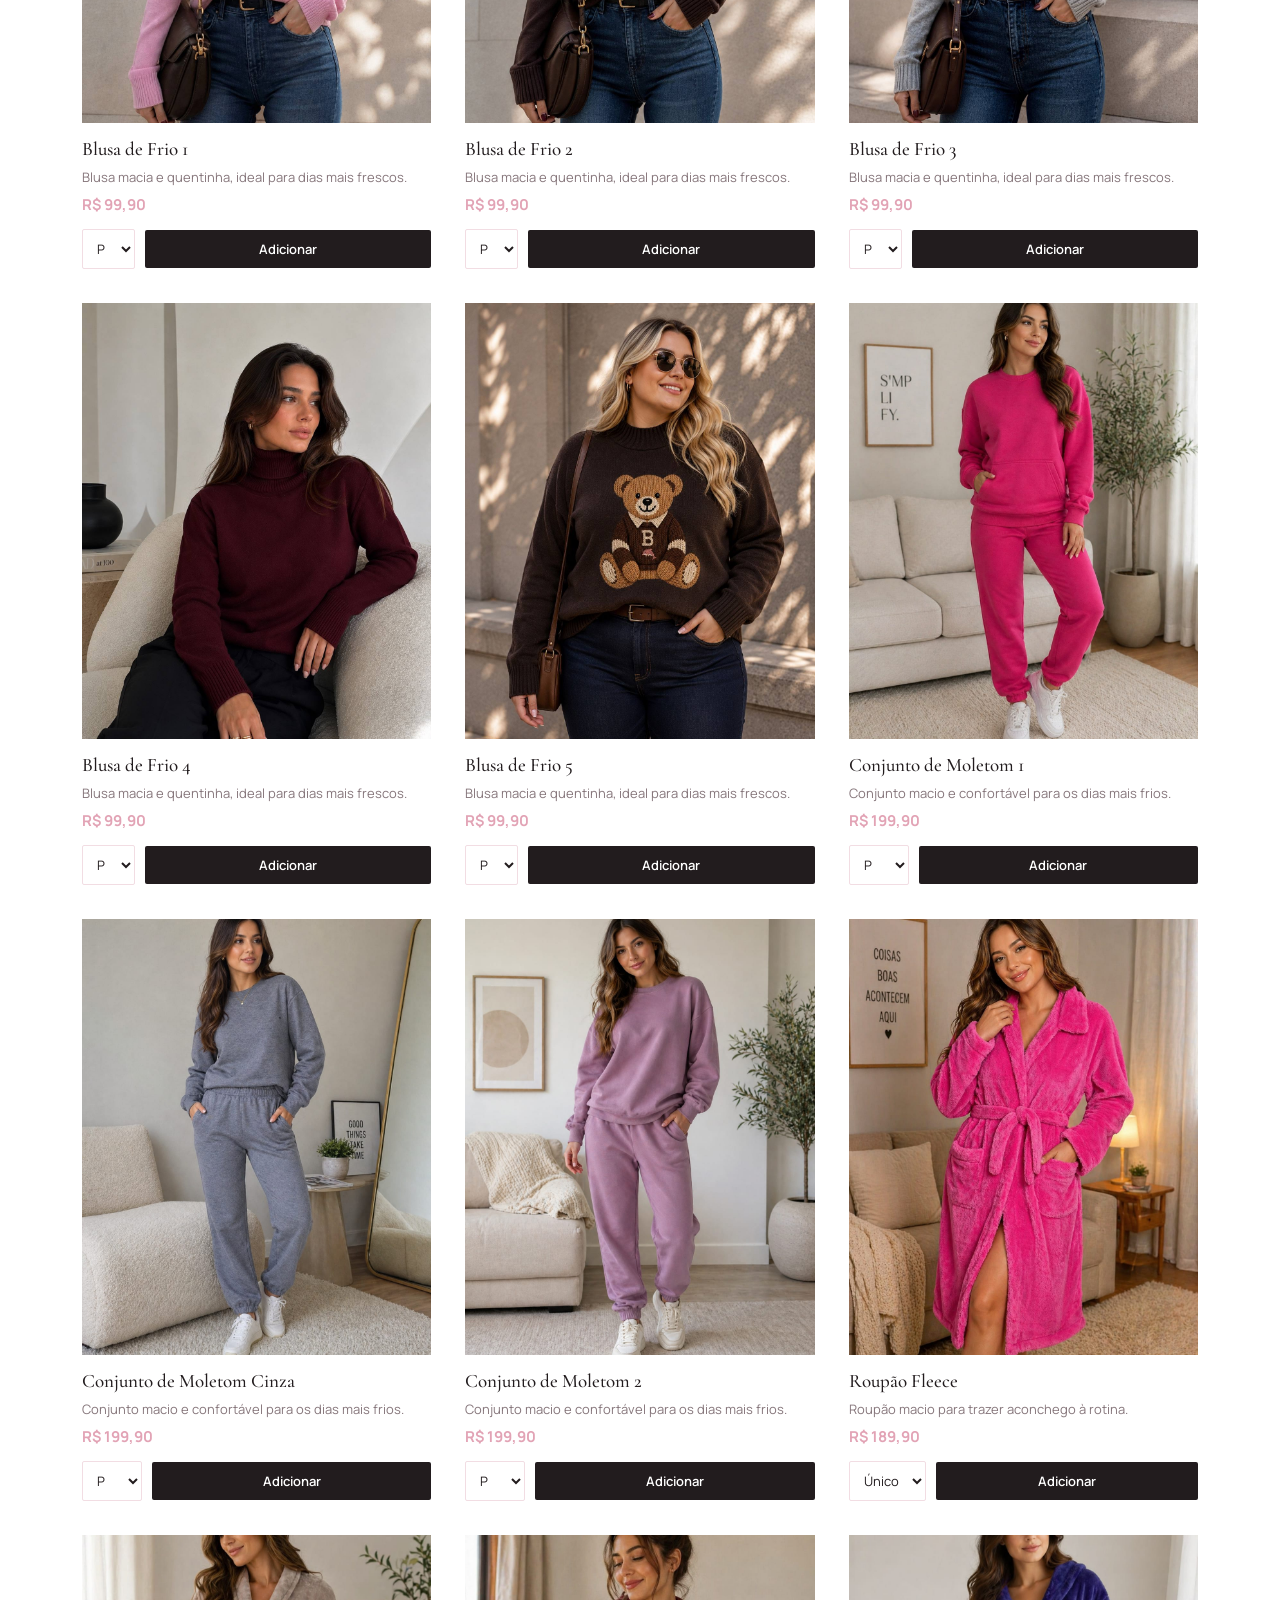
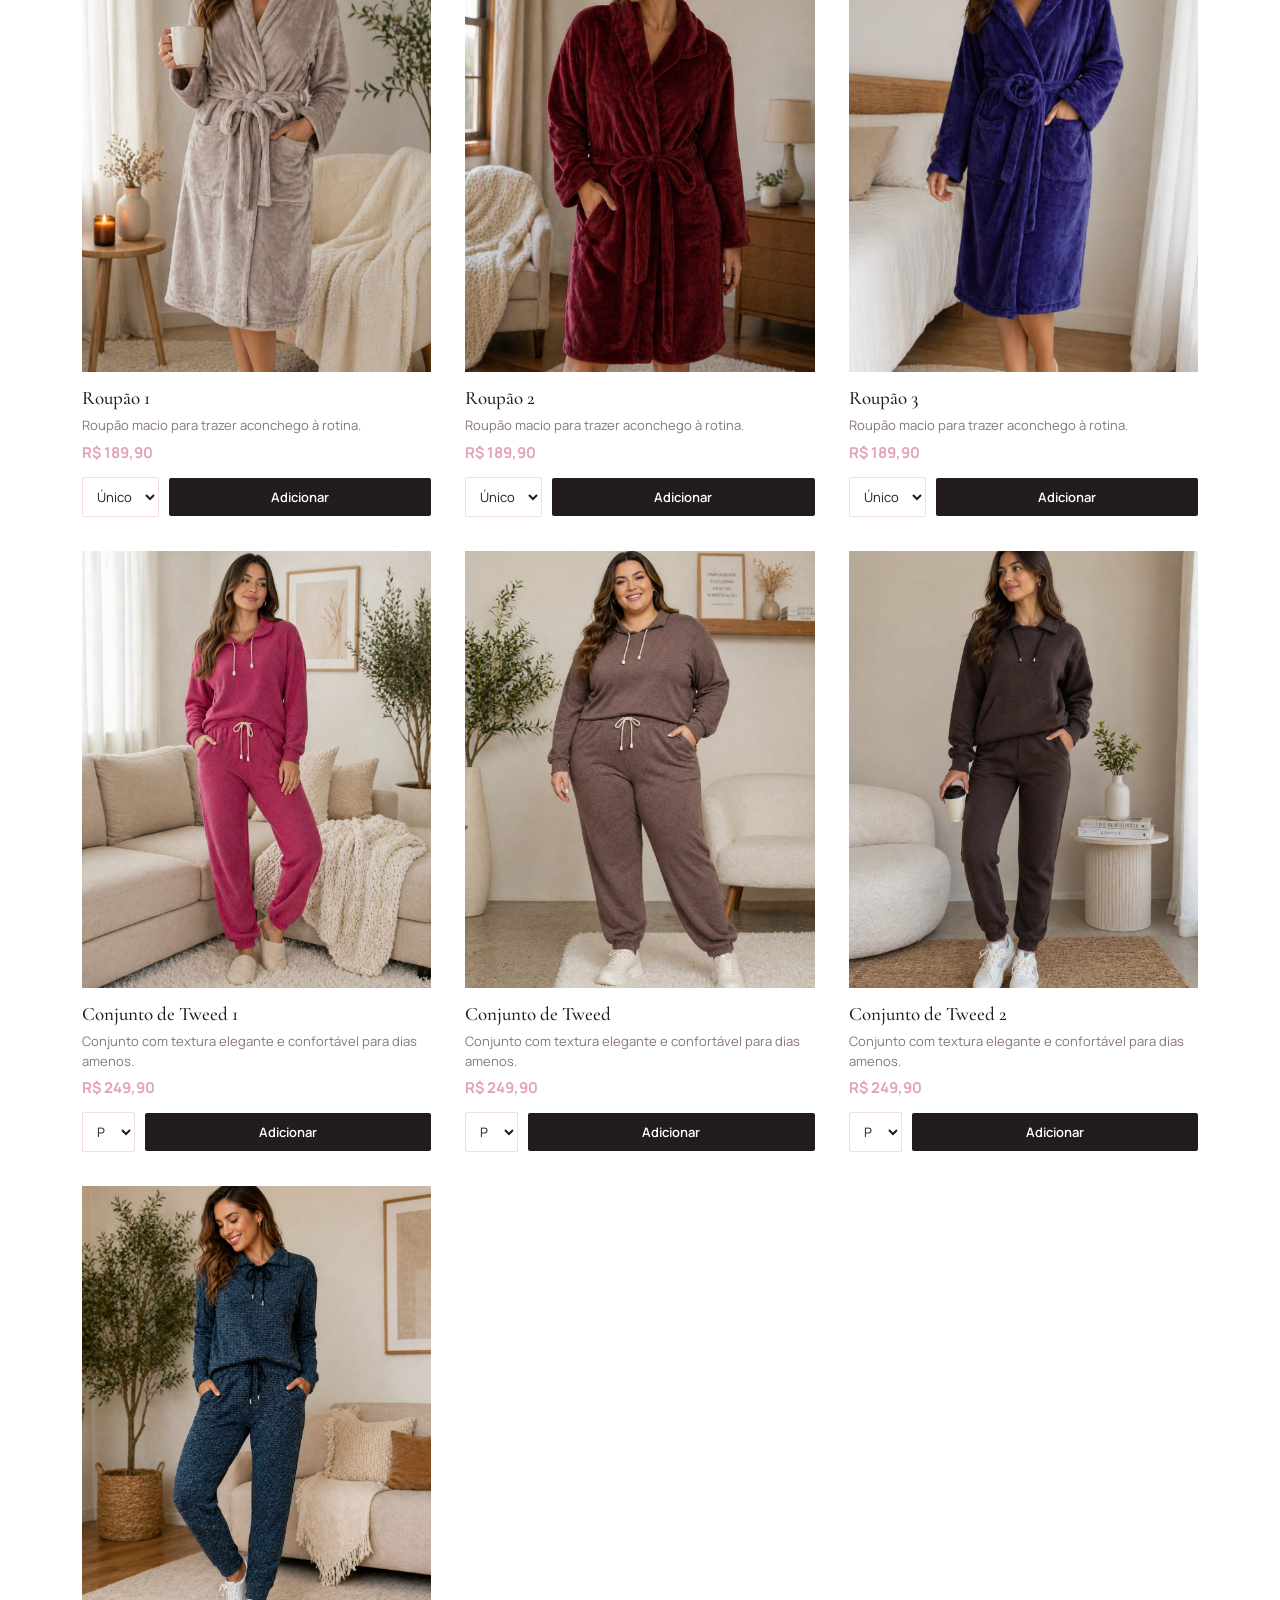
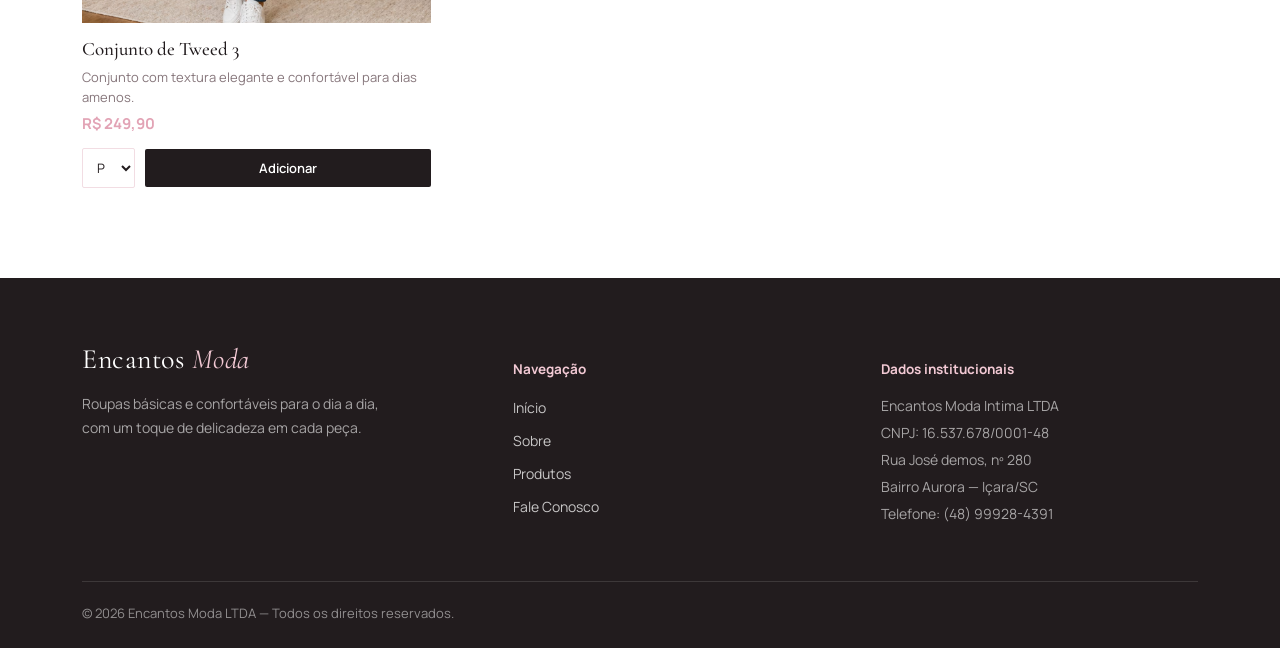
<file: produtos.html>
<!DOCTYPE html>
<html lang="pt-BR">
<head>
<meta charset="UTF-8">
<meta name="viewport" content="width=device-width, initial-scale=1.0">
<meta name="description" content="Veja todos os produtos da Encantos Moda: t-shirts, pijamas, baby dolls, camisolas, roupões, conjuntos de tweed e moletom. Tamanhos do PP ao GG.">
<meta name="keywords" content="produtos, catálogo, t-shirt algodão, t-shirt canelada, pijamas, baby doll, camisolas, roupão, tweed, moletom, blusas de frio">
<meta name="author" content="Encantos Moda">
<meta name="robots" content="index, follow">
<meta name="theme-color" content="#f2c9d4">
<title>Produtos — Encantos Moda</title>
<link rel="icon" type="image/svg+xml" href="imagens/favicon.svg">
<link rel="icon" type="image/png" sizes="32x32" href="imagens/favicon-32.png">
<link rel="icon" href="favicon.ico" sizes="any">
<link rel="apple-touch-icon" href="imagens/apple-touch-icon.png">
<link rel="preconnect" href="https://fonts.googleapis.com">
<link rel="preconnect" href="https://fonts.gstatic.com" crossorigin>
<link href="https://fonts.googleapis.com/css2?family=Cormorant+Garamond:ital,wght@0,400;0,500;0,600;1,400&family=Manrope:wght@400;500;600;700&display=swap" rel="stylesheet">
<link rel="stylesheet" href="css/style.css">
</head>
<body>
<a class="skip-link" href="#main">Pular para o conteúdo</a>

<header>
  <div class="wrap header-inner">
    <div class="logo"><a href="index.html">Encantos <span>Moda</span></a></div>

    <nav class="main-nav" id="mainNav" aria-label="Navegação principal">
      <ul>
        <li><a class="nav-link" href="sobre.html">Sobre</a></li>

        <li class="has-dropdown">
          <a class="nav-link" href="produtos.html">T-Shirt</a>
          <ul class="dropdown">
            <li><a href="produtos.html?filtro=algodao">Algodão</a></li>
            <li><a href="produtos.html?filtro=canelada">Canelada</a></li>
            <li><a href="produtos.html?filtro=tshirt-estampada">Estampadas</a></li>
          </ul>
        </li>

        <li class="has-dropdown">
          <a class="nav-link" href="produtos.html">Dormir</a>
          <ul class="dropdown">
            <li><a href="produtos.html?filtro=pijamas">Pijamas</a></li>
            <li><a href="produtos.html?filtro=babydoll">Baby Doll</a></li>
            <li><a href="produtos.html?filtro=camisolas">Camisolas</a></li>
          </ul>
        </li>

        <li class="has-dropdown">
          <a class="nav-link" href="produtos.html">Inverno</a>
          <ul class="dropdown">
            <li><a href="produtos.html?filtro=roupao">Roupão</a></li>
            <li><a href="produtos.html?filtro=tweed">Conjunto de Tweed</a></li>
            <li><a href="produtos.html?filtro=moletom">Conjunto de Moletom</a></li>
            <li><a href="produtos.html?filtro=blusas-frio">Blusas de frio</a></li>
          </ul>
        </li>

        <li><a class="nav-link" href="contato.html">Fale Conosco</a></li>
      </ul>
    </nav>

    <div class="header-actions">
      <button class="icon-btn" id="loginBtn" aria-label="Entrar ou cadastrar">
        <svg viewBox="0 0 24 24" fill="none" stroke="currentColor" stroke-width="1.5"><circle cx="12" cy="8" r="3.6"/><path d="M4.5 20c1.6-4 4.6-6 7.5-6s5.9 2 7.5 6"/></svg>
      </button>
      <button class="icon-btn" id="cartBtn" aria-label="Abrir carrinho de compras">
        <svg viewBox="0 0 24 24" fill="none" stroke="currentColor" stroke-width="1.5"><path d="M3 4h2l2.2 11.2a2 2 0 0 0 2 1.6h7.6a2 2 0 0 0 2-1.6L21 8H6"/><circle cx="9.5" cy="20" r="1.3"/><circle cx="17" cy="20" r="1.3"/></svg>
        <span class="cart-count" id="cartCount">0</span>
      </button>
      <button class="burger" id="burgerBtn" aria-label="Abrir menu" aria-expanded="false">
        <span></span><span></span><span></span>
      </button>
    </div>
  </div>
</header>

<main id="main">
  <section class="products" id="produtos">
    <div class="wrap">
      <div class="section-head">
        <div>
          <h1>Peças em destaque</h1>
          <p>Básicos confortáveis para todas as estações, com tamanhos do PP ao GG.</p>
        </div>
      </div>

      <div class="filters" aria-label="Filtrar por categoria">
        <button class="filter-btn active" data-filter="all">Todos</button>
        <button class="filter-btn" data-filter="algodao">T-Shirt Algodão</button>
        <button class="filter-btn" data-filter="canelada">T-Shirt Canelada</button>
        <button class="filter-btn" data-filter="tshirt-estampada">T-Shirts Estampadas</button>
        <button class="filter-btn" data-filter="pijamas">Pijamas</button>
        <button class="filter-btn" data-filter="babydoll">Baby Doll</button>
        <button class="filter-btn" data-filter="camisolas">Camisolas</button>
        <button class="filter-btn" data-filter="roupao">Roupão</button>
        <button class="filter-btn" data-filter="tweed">Tweed</button>
        <button class="filter-btn" data-filter="moletom">Moletom</button>
        <button class="filter-btn" data-filter="blusas-frio">Blusas de frio</button>
      </div>

      <div class="product-grid" id="productGrid"></div>
    </div>
  </section>
</main>

<footer>
  <div class="wrap">
    <div class="footer-grid">
      <div>
        <a href="index.html" class="logo">Encantos <span>Moda</span></a>
        <p class="footer-desc">Roupas básicas e confortáveis para o dia a dia, com um toque de delicadeza em cada peça.</p>
      </div>

      <div class="footer-col">
        <h4>Navegação</h4>
        <ul>
          <li><a href="index.html">Início</a></li>
          <li><a href="sobre.html">Sobre</a></li>
          <li><a href="produtos.html">Produtos</a></li>
          <li><a href="contato.html">Fale Conosco</a></li>
        </ul>
      </div>

      <div class="footer-col">
        <h4>Dados institucionais</h4>
        <p>Encantos Moda Intima LTDA</p>
        <p>CNPJ: 16.537.678/0001-48</p>
        <p>Rua José demos, nº 280</p>
        <p>Bairro Aurora — Içara/SC</p>
        <p>Telefone: (48) 99928-4391</p>
      </div>
    </div>

    <div class="footer-bottom">
      <span>© 2026 Encantos Moda LTDA — Todos os direitos reservados.</span>
    </div>
  </div>
</footer>

<!-- CARRINHO -->
<div class="overlay" id="overlay"></div>
<div class="cart-drawer" id="cartDrawer" aria-label="Carrinho de compras">
  <div class="cart-head">
    <h3>Seu carrinho</h3>
    <button class="close-btn" id="closeCart" aria-label="Fechar carrinho">×</button>
  </div>
  <div class="cart-items" id="cartItems"></div>
  <div class="cart-foot">
    <div class="cart-total-row">
      <span>Total</span>
      <span id="cartTotal">R$ 0,00</span>
    </div>
    <button class="btn btn-primary" id="checkoutBtn">Finalizar compra</button>
  </div>
</div>

<!-- LOGIN / CADASTRO -->
<div class="modal" id="loginModal">
  <div class="modal-card">
    <button class="modal-close" id="closeModal" aria-label="Fechar">×</button>
    <h3>Minha conta</h3>
    <p class="sub">Acesse para acompanhar pedidos e favoritos.</p>

    <div class="tab-row">
      <button class="tab-btn active" data-tab="login">Entrar</button>
      <button class="tab-btn" data-tab="cadastro">Criar conta</button>
    </div>

    <form class="auth-form" id="loginForm">
      <div class="field">
        <label for="l-email">E-mail</label>
        <input type="email" id="l-email" required>
      </div>
      <div class="field">
        <label for="l-pass">Senha</label>
        <input type="password" id="l-pass" required>
      </div>
      <button type="submit" class="btn btn-primary">Entrar</button>
    </form>

    <form class="auth-form" id="signupForm" hidden>
      <div class="field">
        <label for="s-name">Nome completo</label>
        <input type="text" id="s-name" required>
      </div>
      <div class="field">
        <label for="s-email">E-mail</label>
        <input type="email" id="s-email" required>
      </div>
      <div class="field">
        <label for="s-pass">Senha</label>
        <input type="password" id="s-pass" required>
      </div>
      <button type="submit" class="btn btn-primary">Criar conta</button>
    </form>

    <p class="form-msg" id="authMsg"></p>
  </div>
</div>

<script src="js/script.js"></script>
<script src="js/produtos.js"></script>
</body>
</html>
</file>
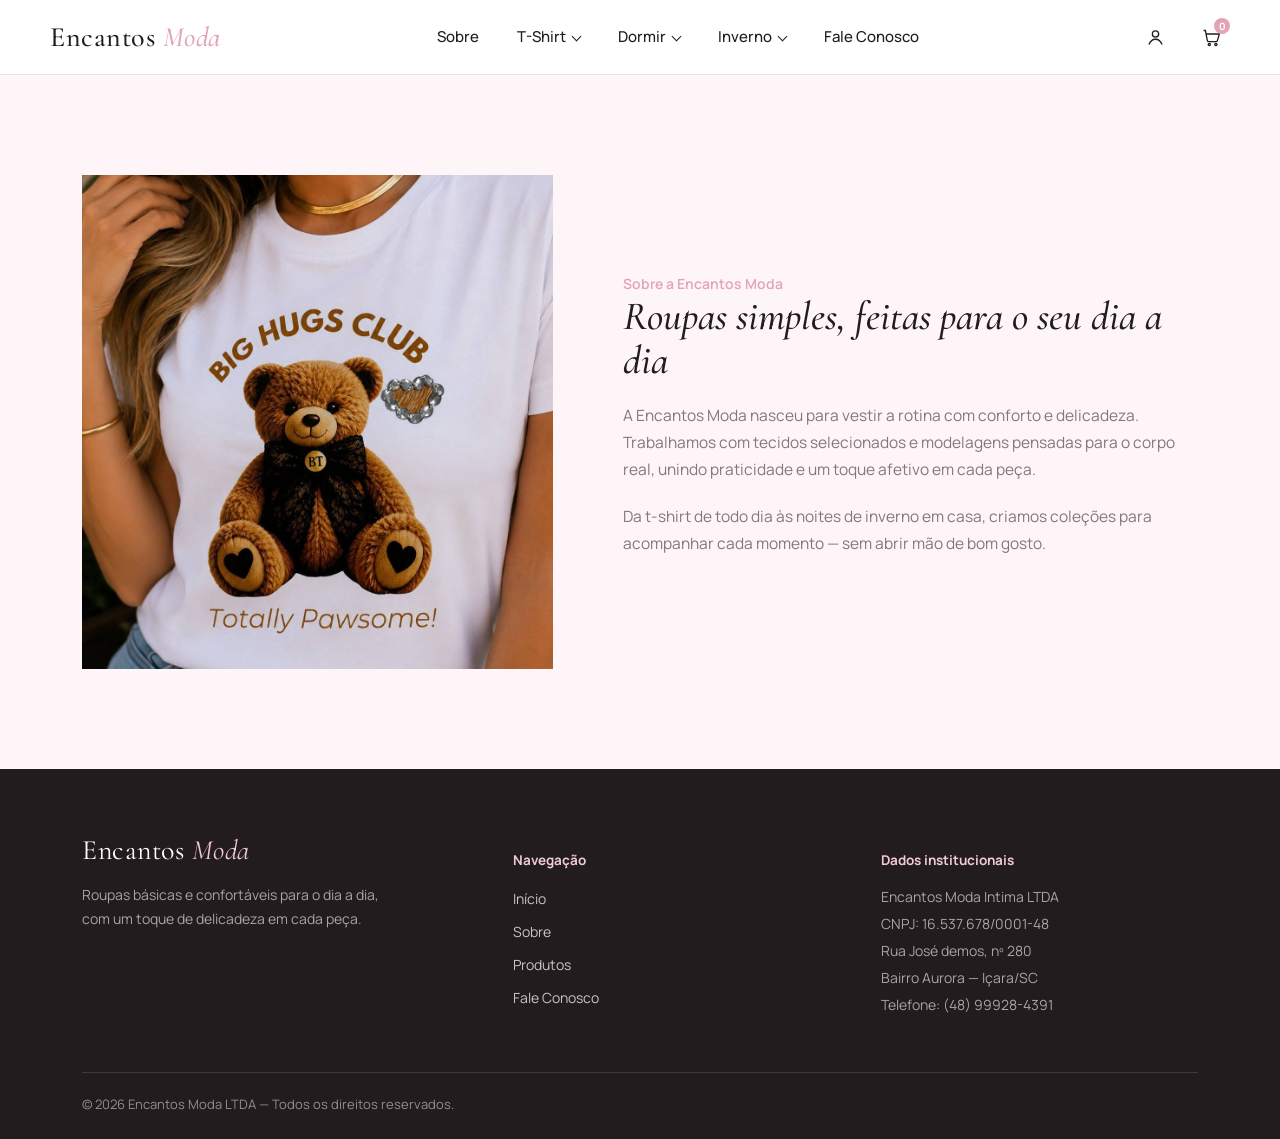
<file: sobre.html>
<!DOCTYPE html>
<html lang="pt-BR">
<head>
<meta charset="UTF-8">
<meta name="viewport" content="width=device-width, initial-scale=1.0">
<meta name="description" content="Conheça a Encantos Moda: roupas simples e confortáveis, com tecidos selecionados e modelagens pensadas para o corpo real.">
<meta name="keywords" content="sobre, encantos moda, história da marca, roupas confortáveis, Içara">
<meta name="author" content="Encantos Moda">
<meta name="robots" content="index, follow">
<meta name="theme-color" content="#f2c9d4">
<title>Sobre — Encantos Moda</title>
<link rel="icon" type="image/svg+xml" href="imagens/favicon.svg">
<link rel="icon" type="image/png" sizes="32x32" href="imagens/favicon-32.png">
<link rel="icon" href="favicon.ico" sizes="any">
<link rel="apple-touch-icon" href="imagens/apple-touch-icon.png">
<link rel="preconnect" href="https://fonts.googleapis.com">
<link rel="preconnect" href="https://fonts.gstatic.com" crossorigin>
<link href="https://fonts.googleapis.com/css2?family=Cormorant+Garamond:ital,wght@0,400;0,500;0,600;1,400&family=Manrope:wght@400;500;600;700&display=swap" rel="stylesheet">
<link rel="stylesheet" href="css/style.css">
</head>
<body>
<a class="skip-link" href="#main">Pular para o conteúdo</a>

<header>
  <div class="wrap header-inner">
    <div class="logo"><a href="index.html">Encantos <span>Moda</span></a></div>

    <nav class="main-nav" id="mainNav" aria-label="Navegação principal">
      <ul>
        <li><a class="nav-link" href="sobre.html" aria-current="page">Sobre</a></li>

        <li class="has-dropdown">
          <a class="nav-link" href="produtos.html">T-Shirt</a>
          <ul class="dropdown">
            <li><a href="produtos.html?filtro=algodao">Algodão</a></li>
            <li><a href="produtos.html?filtro=canelada">Canelada</a></li>
            <li><a href="produtos.html?filtro=tshirt-estampada">Estampadas</a></li>
          </ul>
        </li>

        <li class="has-dropdown">
          <a class="nav-link" href="produtos.html">Dormir</a>
          <ul class="dropdown">
            <li><a href="produtos.html?filtro=pijamas">Pijamas</a></li>
            <li><a href="produtos.html?filtro=babydoll">Baby Doll</a></li>
            <li><a href="produtos.html?filtro=camisolas">Camisolas</a></li>
          </ul>
        </li>

        <li class="has-dropdown">
          <a class="nav-link" href="produtos.html">Inverno</a>
          <ul class="dropdown">
            <li><a href="produtos.html?filtro=roupao">Roupão</a></li>
            <li><a href="produtos.html?filtro=tweed">Conjunto de Tweed</a></li>
            <li><a href="produtos.html?filtro=moletom">Conjunto de Moletom</a></li>
            <li><a href="produtos.html?filtro=blusas-frio">Blusas de frio</a></li>
          </ul>
        </li>

        <li><a class="nav-link" href="contato.html">Fale Conosco</a></li>
      </ul>
    </nav>

    <div class="header-actions">
      <button class="icon-btn" id="loginBtn" aria-label="Entrar ou cadastrar">
        <svg viewBox="0 0 24 24" fill="none" stroke="currentColor" stroke-width="1.5"><circle cx="12" cy="8" r="3.6"/><path d="M4.5 20c1.6-4 4.6-6 7.5-6s5.9 2 7.5 6"/></svg>
      </button>
      <button class="icon-btn" id="cartBtn" aria-label="Abrir carrinho de compras">
        <svg viewBox="0 0 24 24" fill="none" stroke="currentColor" stroke-width="1.5"><path d="M3 4h2l2.2 11.2a2 2 0 0 0 2 1.6h7.6a2 2 0 0 0 2-1.6L21 8H6"/><circle cx="9.5" cy="20" r="1.3"/><circle cx="17" cy="20" r="1.3"/></svg>
        <span class="cart-count" id="cartCount">0</span>
      </button>
      <button class="burger" id="burgerBtn" aria-label="Abrir menu" aria-expanded="false">
        <span></span><span></span><span></span>
      </button>
    </div>
  </div>
</header>

<main id="main">
  <section class="about" id="sobre">
    <div class="wrap about-inner">
      <div class="about-media">
        <img src="imagens/t-shit.png.jpeg" alt="Ambiente da loja Encantos Moda">
      </div>
      <article class="about-copy">
        <span class="hero-eyebrow">Sobre a Encantos Moda</span>
        <h1>Roupas simples, feitas para o seu dia a dia</h1>
        <p>A Encantos Moda nasceu para vestir a rotina com conforto e delicadeza. Trabalhamos com tecidos selecionados e modelagens pensadas para o corpo real, unindo praticidade e um toque afetivo em cada peça.</p>
        <p>Da t-shirt de todo dia às noites de inverno em casa, criamos coleções para acompanhar cada momento — sem abrir mão de bom gosto.</p>
      </article>
    </div>
  </section>
</main>

<footer>
  <div class="wrap">
    <div class="footer-grid">
      <div>
        <a href="index.html" class="logo">Encantos <span>Moda</span></a>
        <p class="footer-desc">Roupas básicas e confortáveis para o dia a dia, com um toque de delicadeza em cada peça.</p>
      </div>

      <div class="footer-col">
        <h4>Navegação</h4>
        <ul>
          <li><a href="index.html">Início</a></li>
          <li><a href="sobre.html">Sobre</a></li>
          <li><a href="produtos.html">Produtos</a></li>
          <li><a href="contato.html">Fale Conosco</a></li>
        </ul>
      </div>

      <div class="footer-col">
        <h4>Dados institucionais</h4>
        <p>Encantos Moda Intima LTDA</p>
        <p>CNPJ: 16.537.678/0001-48</p>
        <p>Rua José demos, nº 280</p>
        <p>Bairro Aurora — Içara/SC</p>
        <p>Telefone: (48) 99928-4391</p>
      </div>
    </div>

    <div class="footer-bottom">
      <span>© 2026 Encantos Moda LTDA — Todos os direitos reservados.</span>
    </div>
  </div>
</footer>

<!-- CARRINHO -->
<div class="overlay" id="overlay"></div>
<div class="cart-drawer" id="cartDrawer" aria-label="Carrinho de compras">
  <div class="cart-head">
    <h3>Seu carrinho</h3>
    <button class="close-btn" id="closeCart" aria-label="Fechar carrinho">×</button>
  </div>
  <div class="cart-items" id="cartItems"></div>
  <div class="cart-foot">
    <div class="cart-total-row">
      <span>Total</span>
      <span id="cartTotal">R$ 0,00</span>
    </div>
    <button class="btn btn-primary" id="checkoutBtn">Finalizar compra</button>
  </div>
</div>

<!-- LOGIN / CADASTRO -->
<div class="modal" id="loginModal">
  <div class="modal-card">
    <button class="modal-close" id="closeModal" aria-label="Fechar">×</button>
    <h3>Minha conta</h3>
    <p class="sub">Acesse para acompanhar pedidos e favoritos.</p>

    <div class="tab-row">
      <button class="tab-btn active" data-tab="login">Entrar</button>
      <button class="tab-btn" data-tab="cadastro">Criar conta</button>
    </div>

    <form class="auth-form" id="loginForm">
      <div class="field">
        <label for="l-email">E-mail</label>
        <input type="email" id="l-email" required>
      </div>
      <div class="field">
        <label for="l-pass">Senha</label>
        <input type="password" id="l-pass" required>
      </div>
      <button type="submit" class="btn btn-primary">Entrar</button>
    </form>

    <form class="auth-form" id="signupForm" hidden>
      <div class="field">
        <label for="s-name">Nome completo</label>
        <input type="text" id="s-name" required>
      </div>
      <div class="field">
        <label for="s-email">E-mail</label>
        <input type="email" id="s-email" required>
      </div>
      <div class="field">
        <label for="s-pass">Senha</label>
        <input type="password" id="s-pass" required>
      </div>
      <button type="submit" class="btn btn-primary">Criar conta</button>
    </form>

    <p class="form-msg" id="authMsg"></p>
  </div>
</div>

<script src="js/script.js"></script>
</body>
</html>
</file>
<file: css/style.css>
:root{
    --bg: #ffffff;
    --bg-soft: #fdf5f7;
    --pink: #f2c9d4;
    --pink-deep: #e2a3b5;
    --pink-line: #f2dde3;
    --text: #221c1e;
    --text-soft: #86767b;
    --white: #ffffff;
    --radius: 2px;
    --serif: "Cormorant Garamond", serif;
    --sans: "Manrope", sans-serif;
    --maxw: 1180px;
  }

  *{ box-sizing: border-box; }
  html{ scroll-behavior: smooth; }
  body{
    margin:0;
    font-family: var(--sans);
    color: var(--text);
    background: var(--bg);
    -webkit-font-smoothing: antialiased;
  }
  img{ max-width:100%; display:block; }
  a{ color: inherit; text-decoration:none; }
  ul{ list-style:none; margin:0; padding:0; }
  button{ font-family: inherit; cursor:pointer; }
  input, textarea, select{ font-family: inherit; }

  .wrap{ max-width: var(--maxw); margin:0 auto; padding: 0 32px; }

  h1,h2,h3{ font-family: var(--serif); font-weight: 500; margin:0; line-height:1.1; }

  /* ---------- Skip link ---------- */
  .skip-link{
    position:absolute; left:-999px; top:auto;
    background:var(--text); color:#fff; padding:10px 16px; z-index:200;
  }
  .skip-link:focus{ left: 16px; top:16px; }

  /* ---------- Header ---------- */
  header{
    position: sticky; top:0; z-index:100;
    border-bottom: 1px solid var(--pink-line);
  }
  header::before{
    content:""; position:absolute; inset:0; z-index:-1;
    background: rgba(255,255,255,0.92);
    backdrop-filter: blur(6px);
  }
  .header-inner{
    display:flex; align-items:center; justify-content:space-between;
    padding: 18px 0;
  }
  .logo{
    font-family: var(--serif); font-size: 28px; letter-spacing:0.5px;
  }
  .logo span{ color: var(--pink-deep); font-style:italic; }
  header .logo{ margin:0; font-weight:500; line-height:1.1; }

  nav.main-nav{ display:flex; }
  nav.main-nav > ul{ display:flex; gap: 34px; align-items:center; }
  nav.main-nav > ul > li{ position:relative; }
  .nav-link{
    font-size: 15px; font-weight:500; padding: 8px 2px; display:inline-block;
    border-bottom: 1px solid transparent;
    transition: border-color .2s ease, color .2s ease;
  }
  .nav-link:hover, .nav-link:focus-visible{ border-color: var(--pink-deep); }
  .has-dropdown > .nav-link::after{
    content:""; display:inline-block; width:6px; height:6px;
    border-right:1px solid var(--text); border-bottom:1px solid var(--text);
    transform: rotate(45deg); margin-left:7px; position:relative; top:-2px;
  }
  .dropdown{
    position:absolute; top: calc(100% + 14px); left:50%; transform: translateX(-50%);
    background: var(--white); border:1px solid var(--pink-line);
    min-width: 200px; padding: 10px 0; box-shadow: 0 14px 30px rgba(34,28,30,0.08);
    opacity:0; visibility:hidden; translate: 0 6px;
    transition: opacity .18s ease, translate .18s ease, visibility .18s;
  }
  .dropdown::before{ content:""; position:absolute; left:0; right:0; top:-16px; height:16px; }
  .has-dropdown:hover .dropdown,
  .has-dropdown:focus-within .dropdown{
    opacity:1; visibility:visible; translate:0 0;
  }
  .dropdown li a{
    display:block; padding: 10px 22px; font-size: 14.5px;
    white-space:nowrap;
  }
  .dropdown li a:hover{ background: var(--bg-soft); color: var(--pink-deep); }

  .header-actions{ display:flex; align-items:center; gap: 18px; }
  .icon-btn{
    background:none; border:none; position:relative;
    display:flex; align-items:center; justify-content:center;
    width:38px; height:38px; color: var(--text);
  }
  .icon-btn svg{ width:21px; height:21px; }
  .cart-count{
    position:absolute; top:0; right:0; background: var(--pink-deep); color:#fff;
    font-size:10px; font-weight:700; width:16px; height:16px; border-radius:50%;
    display:flex; align-items:center; justify-content:center;
  }
  .burger{ display:none; }

  /* ---------- Hero ---------- */
  .hero{
    display:grid; grid-template-columns: 1.05fr 1fr; align-items:stretch;
    min-height: 560px;
  }
  .hero-copy{
    display:flex; flex-direction:column; justify-content:center;
    padding: 60px min(8vw, 90px);
    background: var(--bg-soft);
  }
  .hero-eyebrow{
    font-size:14px; color: var(--pink-deep); font-weight:600;
    margin-bottom:18px;
  }
  .hero-copy h1{
    font-size: clamp(38px, 5vw, 58px); font-style:italic;
    max-width: 11ch;
  }
  .hero-copy p{
    margin-top:22px; color: var(--text-soft); font-size:16.5px; max-width:38ch; line-height:1.6;
  }
  .hero-actions{ margin-top: 34px; display:flex; gap:16px; }
  .btn{
    display:inline-flex; align-items:center; gap:10px;
    padding: 14px 30px; border-radius: var(--radius);
    font-size:14.5px; font-weight:600; border:1px solid var(--text);
    transition: background .2s ease, color .2s ease, border-color .2s ease;
  }
  .btn-primary{ background: var(--text); color:#fff; border-color: var(--text); }
  .btn-primary:hover{ background: var(--pink-deep); border-color: var(--pink-deep); }
  .btn-ghost{ background:transparent; color:var(--text); }
  .btn-ghost:hover{ background: var(--pink); border-color:var(--pink); }

  .hero-media{
    position:relative; overflow:hidden; background: var(--pink);
  }
  .hero-media img{ width:100%; height:100%; object-fit:cover; }
  .hero-tag{
    position:absolute; left:24px; bottom:24px; background:rgba(255,255,255,0.92);
    padding: 14px 20px; font-size:13.5px; max-width:210px; line-height:1.5;
    border-left: 3px solid var(--pink-deep);
  }

  /* ---------- Impact statement ---------- */
  .statement{
    text-align:center; padding: 90px 24px; background: var(--white);
  }
  .statement p{
    font-family: var(--serif); font-style:italic; font-size: clamp(26px,3.6vw,42px);
    max-width: 16ch; margin: 0 auto; line-height:1.35;
  }
  .statement .rule{
    width:46px; height:1px; background: var(--pink-deep); margin: 26px auto 0;
  }

  /* ---------- Section heading shared ---------- */
  .section-head{
    display:flex; align-items:flex-end; justify-content:space-between;
    margin-bottom: 40px; gap:20px; flex-wrap:wrap;
  }
  .section-head h1,
  .section-head h2{ font-family: var(--serif); font-weight:500; margin:0; line-height:1.1; font-size: clamp(28px,3vw,36px); }
  .section-head p{ color: var(--text-soft); font-size:14.5px; max-width:40ch; margin-top:8px; }

  /* ---------- Products ---------- */
  .products{ padding: 90px 0; background: var(--bg); }
  .filters{ display:flex; gap:10px; flex-wrap:wrap; margin-bottom: 34px; }
  .filter-btn{
    background:none; border:1px solid var(--pink-line); padding:9px 18px;
    font-size:13.5px; border-radius:20px; color: var(--text-soft);
    transition: all .18s ease;
  }
  .filter-btn.active, .filter-btn:hover{
    background: var(--text); border-color:var(--text); color:#fff;
  }
  .product-grid{
    display:grid; grid-template-columns: repeat(3, 1fr); gap: 34px;
  }
  .product-card{
    display:flex; flex-direction:column;
  }
  .product-media{
    position:relative; aspect-ratio: 4/5; overflow:hidden; background:var(--bg-soft);
  }
  .product-media img{ width:100%; height:100%; object-fit:cover; transition: transform .5s ease; }
  .product-card:hover .product-media img{ transform: scale(1.045); }
  .product-info{ padding-top:16px; }
  .product-info h3{ font-size:19px; font-weight:500; }
  .product-description{ margin:8px 0 0; color:var(--text-soft); font-size:13px; line-height:1.5; }
  .product-price{ margin-top:6px; color: var(--pink-deep); font-weight:700; font-size:15px; }
  .product-controls{ display:flex; gap:10px; margin-top:14px; align-items:center; }
  .size-select{
    border:1px solid var(--pink-line); padding:9px 10px; font-size:13px; background:#fff;
    border-radius: var(--radius); color: var(--text);
  }
  .add-cart-btn{
    flex:1; background: var(--text); color:#fff; border:none; padding:10px 14px;
    font-size:13px; font-weight:600; border-radius: var(--radius);
    transition: background .2s ease;
  }
  .add-cart-btn:hover{ background: var(--pink-deep); }


  /* ---------- Carrossel (Home) ---------- */
  .highlights{ padding: 90px 0; background: var(--bg-soft); }
  .carousel{ position:relative; }
  .carousel-viewport{ overflow:hidden; }
  .carousel-track{ display:flex; transition: transform .5s ease; }
  .carousel-slide{
    flex: 0 0 100%; min-width:0;
    display:grid; grid-template-columns: 0.9fr 1.1fr; gap:70px; align-items:center;
  }
  .carousel-media{ aspect-ratio: 4/5; max-height: 560px; overflow:hidden; background: var(--pink); justify-self:center; width:100%; }
  .carousel-media img{ width:100%; height:100%; object-fit:cover; }
  .carousel-copy .hero-eyebrow{ display:block; margin-bottom:12px; }
  .carousel-copy h3{ font-size: clamp(28px,3.4vw,40px); font-style:italic; }
  .carousel-copy p{ margin:20px 0 0; color: var(--text-soft); line-height:1.75; font-size:15.5px; max-width:42ch; }
  .carousel-price{ margin-top:14px; color: var(--pink-deep); font-weight:700; font-size:17px; }
  .carousel-copy .btn{ margin-top: 28px; }
  .carousel-controls{
    display:flex; align-items:center; justify-content:center; gap:22px; margin-top:34px;
  }
  .carousel-arrow{
    width:40px; height:40px; border:1px solid var(--pink-line); border-radius:50%; background:#fff;
    display:flex; align-items:center; justify-content:center; color: var(--text);
    transition: background .2s ease;
  }
  .carousel-arrow:hover{ background: var(--pink); }
  .carousel-arrow svg{ width:16px; height:16px; }
  .carousel-dots{ display:flex; gap:10px; }
  .carousel-dot{
    width:10px; height:10px; padding:0; border-radius:50%;
    border:1px solid var(--pink-deep); background:transparent;
  }
  .carousel-dot.active{ background: var(--pink-deep); }

  /* ---------- About ---------- */
  .about{
    background: var(--bg-soft); padding: 100px 0;
  }
  .about-inner{
    display:grid; grid-template-columns: 0.9fr 1.1fr; gap:70px; align-items:center;
  }
  .about-media{ aspect-ratio: 1/1.05; overflow:hidden; }
  .about-media img{ width:100%; height:100%; object-fit:cover; }
  .about-copy .hero-eyebrow{ margin-bottom:14px; }
  .about-copy h1,
  .about-copy h2{ font-size: clamp(28px,3.4vw,40px); font-style:italic; }
  .about-copy p{ margin-top:20px; color: var(--text-soft); line-height:1.75; font-size:15.5px; }

  /* ---------- Contact + Aside ---------- */
  .contact-section{ padding: 100px 0; }
  .contact-layout{
    display:grid; grid-template-columns: 1.35fr 0.9fr; gap: 56px; align-items:start;
  }
  form.contact-form{ display:flex; flex-direction:column; gap:18px; }
  .form-row{ display:grid; grid-template-columns: 1fr 1fr; gap:18px; }
  .field{ display:flex; flex-direction:column; gap:8px; }
  .field label{ font-size:13px; color: var(--text-soft); }
  .field input, .field textarea, .field select{
  border:1px solid var(--pink-line); padding:13px 14px; font-size:14.5px;
  border-radius: var(--radius); background: var(--bg-soft); color: var(--text);
  width: 100%;
}
  .field input:focus, .field textarea:focus, .field select:focus{
    outline: 2px solid var(--pink-deep); outline-offset:1px; background:#fff;
  }
  .field textarea{ resize:vertical; min-height:130px; }
  .contact-form .btn{ align-self:flex-start; margin-top:6px; }
  .form-note{ font-size:13px; color: var(--text-soft); margin-top:2px; }

  aside.store-info{
    background: var(--bg-soft); border: 1px solid var(--pink-line);
    padding: 36px 32px;
  }
  aside.store-info h3{ font-size:20px; margin-bottom:22px; }
  .info-block{ margin-bottom:26px; }
  .info-block:last-child{ margin-bottom:0; }
  .info-block h4{
    font-size:13px; font-weight:700; color: var(--pink-deep); margin:0 0 10px;
  }
  .info-block p{ margin:0; font-size:14.5px; color: var(--text-soft); line-height:1.7; }
  .social-row{ display:flex; gap:12px; margin-top:4px; }
  .social-row a{
    width:36px; height:36px; border:1px solid var(--pink-line); border-radius:50%;
    display:flex; align-items:center; justify-content:center; transition: background .2s ease;
  }
  .social-row a:hover{ background: var(--pink); }
  .social-row svg{ width:16px; height:16px; }

  /* ---------- Footer ---------- */
  footer{ background: var(--text); color: #fff; padding: 64px 0 26px; }
  .footer-grid{
    display:grid; grid-template-columns: 1.2fr 1fr 1fr; gap: 50px; margin-bottom:50px;
  }
  footer .logo{ color:#fff; }
  footer .logo span{ color: var(--pink); }
  .footer-desc{ margin-top:16px; color: rgba(255,255,255,0.6); font-size:14px; line-height:1.7; max-width:36ch; }
  .footer-col h4{ font-size:13.5px; margin-bottom:18px; color: var(--pink); }
  .footer-col ul li{ margin-bottom:11px; }
  .footer-col ul li a{ color: rgba(255,255,255,0.75); font-size:14px; }
  .footer-col ul li a:hover{ color: var(--pink); }
  .footer-col p{ color: rgba(255,255,255,0.6); font-size:14px; margin:0 0 8px; }
  .footer-bottom{
    border-top: 1px solid rgba(255,255,255,0.12); padding-top:22px;
    display:flex; justify-content:space-between; flex-wrap:wrap; gap:10px;
    font-size:13px; color: rgba(255,255,255,0.5);
  }

  /* ---------- Cart drawer ---------- */
  .overlay{
    position:fixed; inset:0; background: rgba(34,28,30,0.4);
    opacity:0; visibility:hidden; transition: opacity .25s ease, visibility .25s;
    z-index: 150;
  }
  .overlay.open{ opacity:1; visibility:visible; }

  .cart-drawer{
    position:fixed; top:0; right:0; height:100%; width: 400px; max-width:92vw;
    background:#fff; z-index:160; box-shadow: -18px 0 40px rgba(0,0,0,0.12);
    display:flex; flex-direction:column;
    translate: 100% 0; visibility:hidden; transition: translate .3s ease, visibility .3s;
  }
  .cart-drawer.open{ translate: 0 0; visibility:visible; }
  .cart-head{
    display:flex; align-items:center; justify-content:space-between;
    padding: 24px 26px; border-bottom:1px solid var(--pink-line);
  }
  .cart-head h3{ font-size:20px; }
  .close-btn{ background:none; border:none; font-size:22px; line-height:1; color: var(--text); }
  .cart-items{ flex:1; overflow-y:auto; padding: 10px 26px; }
  .cart-item{
    display:grid; grid-template-columns: 68px 1fr auto; gap:14px;
    padding:18px 0; border-bottom:1px solid var(--pink-line); align-items:center;
  }
  .cart-item img{ width:68px; height:82px; object-fit:cover; }
  .cart-item-name{ font-size:14.5px; font-weight:600; }
  .cart-item-meta{ font-size:12.5px; color: var(--text-soft); margin-top:3px; }
  .qty-row{ display:flex; align-items:center; gap:8px; margin-top:8px; }
  .qty-btn{
    width:22px; height:22px; border:1px solid var(--pink-line); background:#fff;
    font-size:13px; display:flex; align-items:center; justify-content:center;
  }
  .remove-btn{ font-size:12px; color: var(--pink-deep); background:none; border:none; text-decoration:underline; }
  .cart-item-price{ font-size:14px; font-weight:700; white-space:nowrap; }
  .cart-empty{ padding: 60px 0; text-align:center; color: var(--text-soft); font-size:14.5px; }
  .cart-foot{ padding: 22px 26px 28px; border-top:1px solid var(--pink-line); }
  .cart-total-row{ display:flex; justify-content:space-between; font-size:16px; font-weight:700; margin-bottom:16px; }
  .cart-foot .btn{ width:100%; justify-content:center; }

  /* ---------- Account modal ---------- */
  .modal{
    position:fixed; inset:0; z-index:170; display:flex; align-items:center; justify-content:center;
    opacity:0; visibility:hidden; transition: opacity .2s ease, visibility .2s;
  }
  .modal.open{ opacity:1; visibility:visible; }
  .modal-card{
    background:#fff; width: 420px; max-width:90vw; padding: 40px 38px;
    position:relative; border-top: 3px solid var(--pink-deep);
  }
  .modal-card h3{ font-size:26px; font-style:italic; margin-bottom:6px; }
  .modal-card .sub{ font-size:13.5px; color: var(--text-soft); margin-bottom:26px; }
  .tab-row{ display:flex; gap:24px; margin-bottom:24px; border-bottom:1px solid var(--pink-line); }
  .tab-btn{
    background:none; border:none; padding: 0 0 12px; font-size:14.5px; font-weight:600;
    color: var(--text-soft); border-bottom:2px solid transparent; margin-bottom:-1px;
  }
  .tab-btn.active{ color: var(--text); border-color: var(--pink-deep); }
  .auth-form{ display:flex; flex-direction:column; gap:14px; }
  .auth-form[hidden]{ display:none; }
  .modal-close{ position:absolute; top:16px; right:18px; background:none; border:none; font-size:20px; }
  .modal .btn{ width:100%; justify-content:center; margin-top:6px; }
  .form-msg{ font-size:13px; margin-top:12px; color: var(--pink-deep); min-height:16px; }

  /* ---------- Utility ---------- */
  .hidden-visually{
    position:absolute; width:1px; height:1px; overflow:hidden; clip:rect(0 0 0 0);
  }

  @media (max-width: 1180px){
    .header-inner{ padding-left:32px; padding-right:32px; }
  }

  @media (max-width: 980px){
    .highlights{ padding: 70px 0; }
    .carousel-slide{ grid-template-columns:1fr; gap:28px; }
    .carousel-media{ aspect-ratio: 4/3; max-height: 420px; }
    .hero{ grid-template-columns:1fr; }
    .hero-media{ min-height:340px; order:-1; }
    .about-inner{ grid-template-columns:1fr; }
    .about-media{ aspect-ratio:16/10; }
    .contact-layout{ grid-template-columns:1fr; }
    .footer-grid{ grid-template-columns:1fr 1fr; }
    .product-grid{ grid-template-columns: repeat(2,1fr); }
  }

  @media (max-width: 720px){
    .header-inner{ padding-left:20px; padding-right:20px; }
    nav.main-nav{
      position:fixed; top:0; right:0; height:100%; width:78%; max-width:320px;
      background:#fff; padding: 90px 30px 30px; z-index:140;
      translate: 100% 0; visibility:hidden; transition: translate .3s ease, visibility .3s;
      box-shadow: -12px 0 30px rgba(0,0,0,0.1);
    }
    nav.main-nav.open{ translate:0 0; visibility:visible; }
    nav.main-nav > ul{ flex-direction:column; align-items:flex-start; gap:6px; }
    nav.main-nav > ul > li{ width:100%; }
    .dropdown{ position:static; transform:none; opacity:1; visibility:visible; box-shadow:none;
      border:none; padding-left:14px; display:none; translate:none; width:100%; }
    .has-dropdown.open .dropdown{ display:block; }
    .has-dropdown > .nav-link::after{ float:right; margin-top:8px; }
    .burger{
      display:flex; background:none; border:none; width:34px; height:34px;
      flex-direction:column; justify-content:center; gap:5px; align-items:flex-end;
      position:relative; z-index:150;
    }
    .burger span{ display:block; width:100%; height:1.5px; background: var(--text); }
    .burger span:nth-child(2){ width:70%; }
    .footer-grid{ grid-template-columns:1fr; }
    .product-grid{ grid-template-columns: 1fr; }
    .form-row{ grid-template-columns:1fr; }
  }

  @media (prefers-reduced-motion: reduce){
    html{ scroll-behavior:auto; }
    .carousel-track{ transition:none; }
  }
</file>
